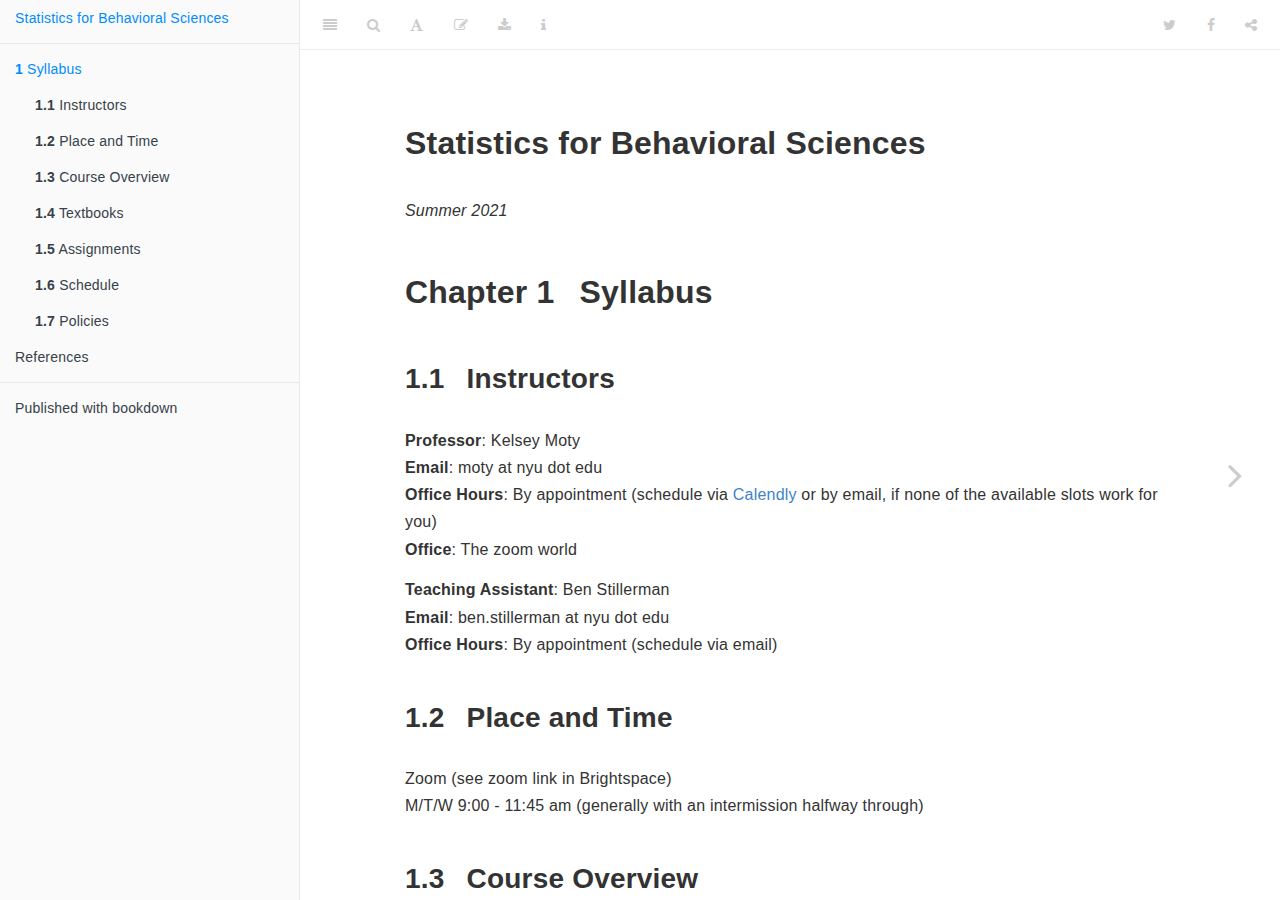
<file: docs/index.html>
<!DOCTYPE html>
<html lang="" xml:lang="">
<head>

  <meta charset="utf-8" />
  <meta http-equiv="X-UA-Compatible" content="IE=edge" />
  <title>Statistics for Behavioral Sciences</title>
  <meta name="description" content="This site is for the second summer session on Statistics for the Behavioral Sciences." />
  <meta name="generator" content="bookdown 0.22 and GitBook 2.6.7" />

  <meta property="og:title" content="Statistics for Behavioral Sciences" />
  <meta property="og:type" content="book" />
  
  
  <meta property="og:description" content="This site is for the second summer session on Statistics for the Behavioral Sciences." />
  <meta name="github-repo" content="kelseymoty/stats-for-psych" />

  <meta name="twitter:card" content="summary" />
  <meta name="twitter:title" content="Statistics for Behavioral Sciences" />
  
  <meta name="twitter:description" content="This site is for the second summer session on Statistics for the Behavioral Sciences." />
  




  <meta name="viewport" content="width=device-width, initial-scale=1" />
  <meta name="apple-mobile-web-app-capable" content="yes" />
  <meta name="apple-mobile-web-app-status-bar-style" content="black" />
  
  

<link rel="next" href="references.html"/>
<script src="libs/header-attrs-2.9/header-attrs.js"></script>
<script src="libs/jquery-2.2.3/jquery.min.js"></script>
<link href="libs/gitbook-2.6.7/css/style.css" rel="stylesheet" />
<link href="libs/gitbook-2.6.7/css/plugin-table.css" rel="stylesheet" />
<link href="libs/gitbook-2.6.7/css/plugin-bookdown.css" rel="stylesheet" />
<link href="libs/gitbook-2.6.7/css/plugin-highlight.css" rel="stylesheet" />
<link href="libs/gitbook-2.6.7/css/plugin-search.css" rel="stylesheet" />
<link href="libs/gitbook-2.6.7/css/plugin-fontsettings.css" rel="stylesheet" />
<link href="libs/gitbook-2.6.7/css/plugin-clipboard.css" rel="stylesheet" />









<script src="libs/accessible-code-block-0.0.1/empty-anchor.js"></script>
<link href="libs/anchor-sections-1.0.1/anchor-sections.css" rel="stylesheet" />
<script src="libs/anchor-sections-1.0.1/anchor-sections.js"></script>




<link rel="stylesheet" href="style.css" type="text/css" />
</head>

<body>



  <div class="book without-animation with-summary font-size-2 font-family-1" data-basepath=".">

    <div class="book-summary">
      <nav role="navigation">

<ul class="summary">
<li><a href="./">Statistics for Behavioral Sciences</a></li>

<li class="divider"></li>
<li class="chapter" data-level="1" data-path="index.html"><a href="index.html"><i class="fa fa-check"></i><b>1</b> Syllabus</a>
<ul>
<li class="chapter" data-level="1.1" data-path="index.html"><a href="index.html#instructors"><i class="fa fa-check"></i><b>1.1</b> Instructors</a></li>
<li class="chapter" data-level="1.2" data-path="index.html"><a href="index.html#place-and-time"><i class="fa fa-check"></i><b>1.2</b> Place and Time</a></li>
<li class="chapter" data-level="1.3" data-path="index.html"><a href="index.html#course-overview"><i class="fa fa-check"></i><b>1.3</b> Course Overview</a></li>
<li class="chapter" data-level="1.4" data-path="index.html"><a href="index.html#textbooks"><i class="fa fa-check"></i><b>1.4</b> Textbooks</a>
<ul>
<li class="chapter" data-level="1.4.1" data-path="index.html"><a href="index.html#statistical-software"><i class="fa fa-check"></i><b>1.4.1</b> Statistical Software</a></li>
</ul></li>
<li class="chapter" data-level="1.5" data-path="index.html"><a href="index.html#assignments"><i class="fa fa-check"></i><b>1.5</b> Assignments</a>
<ul>
<li class="chapter" data-level="1.5.1" data-path="index.html"><a href="index.html#exams-50-using-only-your-highest-exam-grade"><i class="fa fa-check"></i><b>1.5.1</b> Exams (50%, using only your highest exam grade)</a></li>
<li class="chapter" data-level="1.5.2" data-path="index.html"><a href="index.html#data-exploration-30-15-per-research-report"><i class="fa fa-check"></i><b>1.5.2</b> Data Exploration (30%, 15% per research report)</a></li>
<li class="chapter" data-level="1.5.3" data-path="index.html"><a href="index.html#participation-20"><i class="fa fa-check"></i><b>1.5.3</b> Participation (20%)</a></li>
<li class="chapter" data-level="1.5.4" data-path="index.html"><a href="index.html#extra-credit-research-participation-up-to-2"><i class="fa fa-check"></i><b>1.5.4</b> Extra Credit: Research Participation (up to 2%)</a></li>
<li class="chapter" data-level="1.5.5" data-path="index.html"><a href="index.html#grading"><i class="fa fa-check"></i><b>1.5.5</b> Grading</a></li>
</ul></li>
<li class="chapter" data-level="1.6" data-path="index.html"><a href="index.html#schedule"><i class="fa fa-check"></i><b>1.6</b> Schedule</a></li>
<li class="chapter" data-level="1.7" data-path="index.html"><a href="index.html#policies"><i class="fa fa-check"></i><b>1.7</b> Policies</a>
<ul>
<li class="chapter" data-level="1.7.1" data-path="index.html"><a href="index.html#attendance"><i class="fa fa-check"></i><b>1.7.1</b> Attendance</a></li>
<li class="chapter" data-level="1.7.2" data-path="index.html"><a href="index.html#honor-code-and-plagarism"><i class="fa fa-check"></i><b>1.7.2</b> Honor code and plagarism</a></li>
<li class="chapter" data-level="1.7.3" data-path="index.html"><a href="index.html#accomodation"><i class="fa fa-check"></i><b>1.7.3</b> Accomodation</a></li>
<li class="chapter" data-level="1.7.4" data-path="index.html"><a href="index.html#extra-help"><i class="fa fa-check"></i><b>1.7.4</b> Extra Help</a></li>
<li class="chapter" data-level="1.7.5" data-path="index.html"><a href="index.html#late-assignments"><i class="fa fa-check"></i><b>1.7.5</b> Late Assignments</a></li>
<li class="chapter" data-level="1.7.6" data-path="index.html"><a href="index.html#religious-observances"><i class="fa fa-check"></i><b>1.7.6</b> Religious observances</a></li>
<li class="chapter" data-level="1.7.7" data-path="index.html"><a href="index.html#pandemic-and-just-the-general-nature-of-life"><i class="fa fa-check"></i><b>1.7.7</b> Pandemic and just the general nature of life</a></li>
</ul></li>
</ul></li>
<li class="chapter" data-level="" data-path="references.html"><a href="references.html"><i class="fa fa-check"></i>References</a></li>
<li class="divider"></li>
<li><a href="https://github.com/rstudio/bookdown" target="blank">Published with bookdown</a></li>

</ul>

      </nav>
    </div>

    <div class="book-body">
      <div class="body-inner">
        <div class="book-header" role="navigation">
          <h1>
            <i class="fa fa-circle-o-notch fa-spin"></i><a href="./">Statistics for Behavioral Sciences</a>
          </h1>
        </div>

        <div class="page-wrapper" tabindex="-1" role="main">
          <div class="page-inner">

            <section class="normal" id="section-">
<div id="header">
<h1 class="title">Statistics for Behavioral Sciences</h1>
<p class="date" style="margin-top: 1.5em;"><em>Summer 2021</em></p>
</div>
<div id="syllabus" class="section level1" number="1">
<h1><span class="header-section-number">Chapter 1</span> Syllabus</h1>
<div id="instructors" class="section level2" number="1.1">
<h2><span class="header-section-number">1.1</span> Instructors</h2>
<p><strong>Professor</strong>: Kelsey Moty<br />
<strong>Email</strong>: moty at nyu dot edu<br />
<strong>Office Hours</strong>: By appointment (schedule via <a href="https://calendly.com/kelseymoty/stats-office-hours">Calendly</a> or by email, if none of the available slots work for you)<br />
<strong>Office</strong>: The zoom world</p>
<p><strong>Teaching Assistant</strong>: Ben Stillerman<br />
<strong>Email</strong>: ben.stillerman at nyu dot edu<br />
<strong>Office Hours</strong>: By appointment (schedule via email)</p>
</div>
<div id="place-and-time" class="section level2" number="1.2">
<h2><span class="header-section-number">1.2</span> Place and Time</h2>
<p>Zoom (see zoom link in Brightspace)<br />
M/T/W 9:00 - 11:45 am (generally with an intermission halfway through)</p>
</div>
<div id="course-overview" class="section level2" number="1.3">
<h2><span class="header-section-number">1.3</span> Course Overview</h2>
<p>The goal of this class is for you to become statistically literate. I think of this as driver’s ed for statistics. Most of you won’t end up being researchers or statisticians in the same way that most of you won’t end up being auto mechanics or engineers for GM. You still benefit from knowing what a car is and how to operate it. Similarly, you will benefit from knowing what statistics is and a little bit about how to use it. For those of you who do want to go on to use statistics professionally, this will give you a strong foundation.</p>
<p>By the end of the class, you will be able to:</p>
<ol style="list-style-type: decimal">
<li>Recognize different kinds of variables and data.</li>
<li>Understand most standard charts and graphs.</li>
<li>Read and understand statistical reports.</li>
<li>Conduct basic analyses of your own using statistical software.</li>
</ol>
</div>
<div id="textbooks" class="section level2" number="1.4">
<h2><span class="header-section-number">1.4</span> Textbooks</h2>
<p>We’re going to use a couple of different textbooks. All are optional but also free and useful, so I gotta suggest, take a look.</p>
<p>Cohen, B.H. (2013). Explaining Psychological Statistics (4th Ed). Wiley. — This textbook is freely available
through NYU. <a href="https://ebookcentral.proquest.com/lib/nyulibrary-ebooks/detail.action?docID=1563061">Click this link</a> &gt; then click “Download Book”. You’ll need to create a quick ProQuest account (name/email/pw) and download Adobe Digital Editions, which are both free.</p>
<p><a href="https://r4ds.had.co.nz/">R for Data Science</a> — It’s free! It’s online! It will teach you R! Good if you want to learn how to code or are interested in data science.</p>
<p><a href="https://learningstatisticswithr.com/">Learning Statistics with R</a> and <a href="https://learnstatswithjasp.com/">Learning Statistics with JASP</a> – Also free and online! They will teach you R and JASP! Extra points for the engaging way in which Danielle Navarro writes.</p>
<div id="statistical-software" class="section level3" number="1.4.1">
<h3><span class="header-section-number">1.4.1</span> Statistical Software</h3>
<p>Note that part of the class will be learning to use statistical software for data analysis. Specifically, R and JASP.</p>
<p>JASP is available for <a href="https://jasp-stats.org/download/">free download here</a>.</p>
<p>If you plan to use R, you will want to <a href="https://cran.r-project.org/">download R</a> as well as <a href="https://www.rstudio.com/products/rstudio/download/">RStudio</a>; both are free. Alternatively, you can make a <a href="https://www.rstudio.com/products/cloud/">free RStudio Cloud account</a> to get started with R. Using the cloud version ensures that everything has been properly installed and you’ll have no issues when trying to load packages.</p>
<p>We will be teaching these skills (using R and JASP) in the class. However, if you find that you need extra assistance (particularly in learning R / they don’t appear to have support for JASP), Bobst library provides software-specific tutorials as well as statistical consultants who are familiar with R. For more details, see <a href="https://guides.nyu.edu/c.php?g=277138&amp;p=1847146">their website</a>.</p>
</div>
</div>
<div id="assignments" class="section level2" number="1.5">
<h2><span class="header-section-number">1.5</span> Assignments</h2>
<div id="exams-50-using-only-your-highest-exam-grade" class="section level3" number="1.5.1">
<h3><span class="header-section-number">1.5.1</span> Exams (50%, using only your highest exam grade)</h3>
<p>Rather than multiple exams that cover different portions of the material, you will take a final exam at the end of every week. The exams will have <strong>nearly identical formats</strong>, differing only in the particulars. <strong>All exams are final exams</strong>, meaning they cover <strong>all of the material covered in the whole course</strong>. This means you will have a final exam at the end of Week 1, at the end of Week 2, at the end of Week 3, and so on…</p>
<p>Since these are all final exams, most of you probably won’t do very well on the first exam. But that’s ok, because:</p>
<p>Your exam grade will be <strong>entirely</strong> based on your <strong>best exam</strong>. Other exam grades will <strong>not contribute at all</strong>. If you get a 90% on the third final, it doesn’t matter how you did on the first two.</p>
<p>This format has some very specific benefits:</p>
<ul>
<li><strong>Low Anxiety:</strong> Students who are able to get a good grade on one of the early tests will be able to worry about things other than cramming for the next test.</li>
<li><strong>Safety Net</strong>: Each exam offers a new chance to set a minimum threshold for your grade. Once you get a 85 on one exam, you can rest easy that your grade won’t go any lower.</li>
<li><strong>Transparency</strong>: No more need for, “what will be on the test?” Once you have taken the first final, you will know (approximately) the format of all the other finals.</li>
<li><strong>Context</strong>: Seeing all the material at once will allow you to begin building a tapestry of ideas in your head. You will never be blindsided by new material you are expected to know. Once you’ve seen one final exam you will have a good sense of all of them. Being exposed to all the material early on will help you learn it later.</li>
<li><strong>Good Incentives</strong>: I want to reward you if you fully understand the material quickly. Students who succeed will be rewarded with more freedom. No one who has mastered the material should be forced to go through the motions. If you get a grade you’re happy with, you can choose to skip the rest of the exams with no downside.</li>
<li><strong>Feedback</strong>: You will be able to tell what skills you have mastered and which you need to work on. This will allow you to spend your study time wisely.</li>
</ul>
<p>Exams will be run through the survey software Qualtrics. You will have <strong>45 minutes to complete the exam</strong> after the survey has been opened, so please be sure to not start the exam until you are able to complete the whole exam. These exams are open note, but must be completed by yourself (no working on exams with other people!).</p>
</div>
<div id="data-exploration-30-15-per-research-report" class="section level3" number="1.5.2">
<h3><span class="header-section-number">1.5.2</span> Data Exploration (30%, 15% per research report)</h3>
<p>This is an opportunity for you to gain some experience conducting analyses on your own.</p>
<p>In a folder on the Classes website there are a number of text files and matching csv files (a spreadsheet filetype). Each text file describes a (hypothetical) scenario, and the matching .csv includes the related data.</p>
<p>For a research report, you pick a dataset and conduct the appropriate analyses on it with the statistical software of your choice (or by hand if you really want to, I guess). In this class, we will be covering how to use R and JASP, but you are free to use other software if you wish.</p>
<p>You will not be told exactly which test(s) to run. Instead, you will determine this for yourself based on the scenario in the text file. The end product should be a document in which you describe the analyses you conducted, report the test results, and draw reasonable conclusions.</p>
<p>The report has the following requirements:</p>
<ul>
<li>One page long. Longer submissions won’t be accepted. I want you to learn to be concise!</li>
<li>Twelve point font, 1.5-line spacing.</li>
<li>Report your statistical analyses in (approximately) APA format. We need to be able to understand it, but formatting isn’t the point of the assignment.</li>
<li>Some sort of graph or plot</li>
<li>Discuss, at least briefly, your conclusions: say what the test results mean for the (hypothetical) study. Also mention if you notice anything strange or have any concerns about the results.</li>
</ul>
<p>When you are done with a report, submit as a PDF on Brightspace to receive a grade.</p>
<p>You are required to do two of these research reports at some point during the class. You can do these two reports at any point during the class, but since you won’t be taught how to do most analyses until about halfway through, most of you will probably want to do these assignments during the second half of the course.</p>
<p>If you are not satisfied with your grade on one or both of your research reports, you may do a replacement research report on a new dataset. You can only do a replacement report once for each research report. We want you to be able to learn from your mistakes but also I don’t want you each doing 10 of these.</p>
<p>Essentially this means you can do up to four of these and your grade will be based on your best two. Obviously if you’re happy with your first two, you don’t need to do four. Please don’t complete more than 4, the extras won’t be graded.</p>
</div>
<div id="participation-20" class="section level3" number="1.5.3">
<h3><span class="header-section-number">1.5.3</span> Participation (20%)</h3>
<p>Measuring participation in an online class that doesn’t require attendance is a bit tricky, but I also hope that you will also be actively engaging with the material as it is presented.</p>
<p>The best way I can measure participation (at least in my opinion) given these constraints is having you submit a short reflection of what was discussed in lecture that day.</p>
<p><strong>What should these reflections be about?</strong> Really anything.</p>
<p>Maybe there’s a topic that wasn’t clear to you and would like some clarification on it. Maybe you found a connection between something we discussed today and something we addressed in a previous lecture. Maybe you found something interesting and want more details about it. Or maybe you want to provide some constructive feedback in how I presented something.</p>
<p>I’ll also ask a number of questions during lecture to encourage participation (and may provide some questions as prompts in the reflection submission box). You can write a response to one of these questions in your reflection if you can’t think of anything else.</p>
<p><strong>What should these reflections look like?</strong> Nothing too formal and nothing particularly long. I don’t want to put a specific minimum or maximum length because in the end, I see these reflections as an opportunity for myself to gauge where everyone is with the material (am I going too fast or too slow, etc.). A 2- to 4-sentence paragraph is generally an appropriate length. You won’t be graded on grammar (incomplete sentences are ok); as long as a I can easily figure out what you are talking about, you’re good.</p>
<p><strong>When are these due?</strong> Within 36 hours after the lecture ends, but I’d recommend submitting these immediately after you watched/attended lecture. I’m giving a little extra time for you to complete these for a couple of reasons:</p>
<ul>
<li>Some of you are watching these lectures after the fact, so I want there to be enough time for the lecture to load to Brightspace (Zoom can take a couple plus hours for this happen) and for you to watch the lecture</li>
<li>But also for those attending live, some students may need some time for lectures to consolidate in their minds before they’re able to reflect on what they learned. Hopefully this extra time gives students the time they need</li>
</ul>
<p><strong>How many of these do I have to do?</strong> One per lecture, but you can miss up to 2 and still get full credit. So you need to do 15 reflections for the 17 lectures.</p>
</div>
<div id="extra-credit-research-participation-up-to-2" class="section level3" number="1.5.4">
<h3><span class="header-section-number">1.5.4</span> Extra Credit: Research Participation (up to 2%)</h3>
<p>Many psychology studies are run at research universities and recruit undergraduates as participants. If you would like, you may participate in a research study for up to 2% extra credit on your final grade. You will earn 0.5% extra credit per half hour of research participation (i.e., 2 hours of participation for the full 2% extra credit).</p>
<p>You can sign up for research experiments on Sona (<a href="http://nyu-psych.sonasystems.com" class="uri">http://nyu-psych.sonasystems.com</a>), the psychology department’s online experiment management system. To start signing up for studies, first request a Sona account at <a href="http://nyu-psych.sonasystems.com" class="uri">http://nyu-psych.sonasystems.com</a>. Your login information will be sent to your NYU e-mail address within 24 hours. If you are under 18 years of age, please note that you will need a parent or guardian to sign a Parental Consent form prior to each study you complete.</p>
<p>Please read the <a href="https://as.nyu.edu/content/dam/nyu-as/psychology/documents/research/research-requirements/AdvancedStudentGuide_Rev2017.pdf">Advanced Psychology Student Guide</a> for more details and step-by-step instructions for creating a Sona account and signing up for research studies. If you are under 18 years of age, please note that you will need a parent or guardian to sign a Parental Consent form prior to each study you complete. Any questions/concerns about the research requirement or Sona should be directed to the Subject Pool Administrator, Brenda Woodford-Febres (<a href="mailto:brenda.woodford@nyu.edu" class="email">brenda.woodford@nyu.edu</a>).</p>
<p>The deadline for research participation is August 13th. If you are unable to participate in research participation and want another opportunity to earn this extra credit, please reach out by Monday, July 26th to coordinate an alternate assignment.</p>
</div>
<div id="grading" class="section level3" number="1.5.5">
<h3><span class="header-section-number">1.5.5</span> Grading</h3>
<p>It is each student’s responsibility to monitor their grades online and report any discrepancies to the grader within one week of the contested assignment. DO NOT wait until the end of the term to check your grade. The grading scale is as follows:</p>
<table>
<tbody>
<tr class="odd">
<td>A = 93 - 100</td>
<td>B = 83 - 86</td>
<td>C = 73 - 76</td>
<td>D = 63 - 66</td>
</tr>
<tr class="even">
<td>A- = 90 - 92</td>
<td>B- = 80 - 82</td>
<td>C- = 70 - 72</td>
<td>D- = 60 - 62</td>
</tr>
<tr class="odd">
<td>B+ = 87 - 89</td>
<td>C+ = 77 - 79</td>
<td>D+ = 67 - 69</td>
<td>F &lt; 60</td>
</tr>
</tbody>
</table>
<p>For questions about Exam or Participation grades, contact Kelsey. For questions about Research Report grades, contact Ben.</p>
</div>
</div>
<div id="schedule" class="section level2" number="1.6">
<h2><span class="header-section-number">1.6</span> Schedule</h2>
<p>This is the schedule for the semester. This page will be frequently updated based on how we progress (plus I’ll add links to extra readings and resources), and everything is subject to change. But this should give you a gist of the general topics that will be covered in this class.</p>
<p>If there is something in particular you would like covered in this class (that falls within the purview of an intro stats course) and you do not see it on the syllabus, please reach out to me.</p>
<table>
<colgroup>
<col width="10%" />
<col width="36%" />
<col width="33%" />
<col width="20%" />
</colgroup>
<thead>
<tr class="header">
<th><strong>Week 1</strong></th>
<th><strong>Part I</strong></th>
<th><strong>Part II</strong></th>
<th><strong>Readings (Optional)</strong></th>
</tr>
</thead>
<tbody>
<tr class="odd">
<td>July 6</td>
<td>Welcome</td>
<td>What is statistics?</td>
<td><a href="https://learningstatisticswithr.com/book/why-do-we-learn-statistics.html">Why do we learn stats?</a></td>
</tr>
<tr class="even">
<td>July 7</td>
<td>Intro to Data/Descriptive Stats</td>
<td>Intro to Inferential Stats</td>
<td></td>
</tr>
<tr class="odd">
<td><strong>Week 2</strong></td>
<td></td>
<td></td>
<td></td>
</tr>
<tr class="even">
<td>July 12</td>
<td>Finishing up intro to Inferential Stats</td>
<td>Data: Items &amp; Variables</td>
<td><a href="https://en.wikipedia.org/wiki/Wide_and_narrow_data">Long vs wide data</a></td>
</tr>
<tr class="odd">
<td>July 13</td>
<td>Data: Data Types</td>
<td>Intro to JASP</td>
<td><a href="https://learningstatisticswithr.com/book/studydesign.html#scales">Scales of measurement</a> / <a href="https://tomfaulkenberry.github.io/JASPbook/chapters/chapter3.pdf">Intro to JASP</a></td>
</tr>
<tr class="even">
<td>July 14</td>
<td>Data: Outliers</td>
<td>Intro to R</td>
<td><a href="https://scholarworks.umass.edu/cgi/viewcontent.cgi?article=1139&amp;context=pare">Outliers</a> / <a href="https://learningstatisticswithr.com/book/introR.html">Intro to R</a></td>
</tr>
<tr class="odd">
<td><strong>Week 3</strong></td>
<td></td>
<td></td>
<td></td>
</tr>
<tr class="even">
<td>July 19</td>
<td>Descriptives: Central Tendency &amp; Dispersion</td>
<td>Descriptives: Plots 1</td>
<td><a href="https://learningstatisticswithr.com/book/descriptives.html">Descriptive Statistics</a> / <a href="https://socvis.co/lookatdata.html#lookatdata">Why look at data?</a></td>
</tr>
<tr class="odd">
<td>July 20</td>
<td>Descriptives: Relation</td>
<td>Descriptives: Plots 2</td>
<td><a href="https://learningstatisticswithr.com/book/descriptives.html">Descriptives</a> / <a href="https://learningstatisticswithr.com/book/graphics.html">Plots</a></td>
</tr>
<tr class="even">
<td>July 22</td>
<td>Inferential: Samples &amp; Populations</td>
<td>Inferential: Tests Review</td>
<td><a href="https://learningstatisticswithr.com/lsr-0.6.pdf">Samples and populations: See Chap 10</a> / <a href="http://tidylsr.djnavarro.net/datavis.html">Plots</a></td>
</tr>
<tr class="odd">
<td><strong>Week 4</strong></td>
<td></td>
<td></td>
<td></td>
</tr>
<tr class="even">
<td>July 26</td>
<td>Inferential: <em>p</em>-values and NHST</td>
<td>Inferential: Power</td>
<td><a href="https://learningstatisticswithr.com/book/hypothesistesting.html">Hypothesis Testing</a> (You can ignore section 11.9) <a href="https://learningstatisticswithr.com/book/estimation.html#ci">Confidence Intervals</a> / <a href="https://www.crumplab.com/statistics/thinking-about-answering-questions-with-data.html">Power and Effect Size</a></td>
</tr>
<tr class="odd">
<td>July 27</td>
<td>Inferential: One Sample <em>t</em>-test</td>
<td>Inferential: One-way <span class="math inline">\(\chi^2\)</span></td>
<td><a href="https://learningstatisticswithr.com/book/ttest.html"><span class="math inline">\(t\)</span>-test</a> / <a href="https://learningstatisticswithr.com/book/chisquare.html"><span class="math inline">\(\chi^2\)</span> test</a></td>
</tr>
<tr class="even">
<td>July 28</td>
<td>Inferential: Two Sample <em>t</em>-test</td>
<td>Open Science</td>
<td><a href="https://learningstatisticswithr.com/book/ttest.html"><span class="math inline">\(t\)</span>-test</a> / See slides for more readings on Open Science</td>
</tr>
<tr class="odd">
<td><strong>Week 5</strong></td>
<td></td>
<td></td>
<td></td>
</tr>
<tr class="even">
<td>August 2</td>
<td>Inferential: Correlation</td>
<td>Inferential: Two-way <span class="math inline">\(\chi^2\)</span></td>
<td><a href="https://learningstatisticswithr.com/book/regression.html#corrhyp">Correlation</a> / <a href="https://learningstatisticswithr.com/book/chisquare.html"><span class="math inline">\(\chi^2\)</span> test</a></td>
</tr>
<tr class="odd">
<td>August 3</td>
<td>Inferential: Simple Regression</td>
<td>Inferential: One-way ANOVA</td>
<td><a href="https://learningstatisticswithr.com/book/regression.html">Regression</a> / <a href="https://learningstatisticswithr.com/book/anova.html">One-way ANOVA</a></td>
</tr>
<tr class="even">
<td>August 4</td>
<td>Inferential: Multiple Regression</td>
<td>Inferential: Two-way ANOVA</td>
<td><a href="https://learningstatisticswithr.com/book/regression.html">Regression</a> / <a href="https://learningstatisticswithr.com/book/anova2.html">Two-way ANOVA</a></td>
</tr>
<tr class="odd">
<td><strong>Week 6</strong></td>
<td></td>
<td></td>
<td></td>
</tr>
<tr class="even">
<td>August 9</td>
<td>Inferential: <em>t</em>-tests under the hood</td>
<td>Inferential: Correlation under the hood</td>
<td>See relevant readings from previous weeks</td>
</tr>
<tr class="odd">
<td>August 10</td>
<td>Inferential: <span class="math inline">\(\chi^2\)</span> under the hood</td>
<td>Inferential: Regression under the hood</td>
<td></td>
</tr>
<tr class="even">
<td>August 11</td>
<td>Inferential: ANOVA under the hood</td>
<td>Advanced Topics / Review / Flex Day</td>
<td></td>
</tr>
</tbody>
</table>
</div>
<div id="policies" class="section level2" number="1.7">
<h2><span class="header-section-number">1.7</span> Policies</h2>
<div id="attendance" class="section level3" number="1.7.1">
<h3><span class="header-section-number">1.7.1</span> Attendance</h3>
<p>Attendance is not required, but highly encouraged. We only meet for 6 weeks (a total of 17 classes), and classes build cumulatively off each other. If you are unable to attend class, all lectures will be recorded and made available on NYU Brightspace.</p>
</div>
<div id="honor-code-and-plagarism" class="section level3" number="1.7.2">
<h3><span class="header-section-number">1.7.2</span> Honor code and plagarism</h3>
<p>No form of academic dishonesty will be tolerated. Suspicions of academic dishonesty during exams or on writing assignments will be reported to and adjudicated by the Associate Dean for Students. If a case of academic dishonesty is confirmed, it will result in a penalty that is at least as severe as receiving a 0 on the assignment or quiz. Academic dishonesty includes all forms of plagiarism. Plagiarism includes (but is not limited to): copying or paraphrasing from someone else’s work (another student, an online source, or a journal article), turning in someone else’s work as your own, or presenting someone else’s ideas (a student, online source, or scholar) as your own.</p>
<p>Most importantly, cheating only really serves to cheat yourself out of a learning opportunity. There are many opportunities to make up for a less-than-ideal grade, so don’t let the possibility of a bad grade tempt you to cheat.</p>
<p>We will do our best to make clear the line between academic dishonesty and collaborative learning. But if you have any questions about where this line is, it is your responsibility to ask the instructor.</p>
</div>
<div id="accomodation" class="section level3" number="1.7.3">
<h3><span class="header-section-number">1.7.3</span> Accomodation</h3>
<p>Any student requesting academic accommodations needs to notify the instructor before the third day of class. All discussions will remain confidential. Students with disabilities should also contact Disability Support Services in the <a href="https://www.nyu.edu/students/communities-and-groups/student-accessibility.html">Moses Center for Students with Disabilities</a>.</p>
</div>
<div id="extra-help" class="section level3" number="1.7.4">
<h3><span class="header-section-number">1.7.4</span> Extra Help</h3>
<p>If you start to struggle at any time during this course, please let us know as early as possible. We are happy to help and make accommodations (especially given the extraordinary circumstances!) but it’s a lot easier to do so early on than it is to change things after the fact. If you come to us at the end of the class there may be very little we can do.</p>
<p>The <a href="https://www.nyu.edu/students/academic-services/undergraduate-advisement/academic-resource-center/tutoring-and-learning.html">University Learning Center</a> has free peer tutoring and will be holding drop-in peer tutoring hours this summer, including weekly group session in support of statistics. Please see their website for their schedule.</p>
</div>
<div id="late-assignments" class="section level3" number="1.7.5">
<h3><span class="header-section-number">1.7.5</span> Late Assignments</h3>
<p>Due to the condensed nature of this course, late assignments cannot be accepted. However, the nature of the grading for this course provides many opportunities to make up for missed assignments. You can miss up to 2 reflection ‘papers’ and still receive full credit for participation. Similarly, only your highest final exam will count toward your grade.</p>
<p>If you are unable to make an assignment deadline, please reach out to us before the assignment is due. However, if you are in the hospital with a serious illness, it’s okay to reach out after the deadline when you feel a bit better (yes, this has happened, and I promise you your health and well-being is more important than this class).</p>
</div>
<div id="religious-observances" class="section level3" number="1.7.6">
<h3><span class="header-section-number">1.7.6</span> Religious observances</h3>
<p>Some students may wish to take part in religious observances that occur during this academic term. If you have a religious observance which conflicts with your participation in the course, please meet with me by the end of the second week of the term to discuss appropriate accommodations.</p>
</div>
<div id="pandemic-and-just-the-general-nature-of-life" class="section level3" number="1.7.7">
<h3><span class="header-section-number">1.7.7</span> Pandemic and just the general nature of life</h3>
<p>We are all going through difficult times during the pandemic. These include changes in our normal ways of doing things, living arrangements, family responsibilities, concerns about health and wellbeing, etc… None of us is really OK all the time. If you tell me you’re having trouble, I will not judge you or think less of you but will work with you to come up with a pathway forward. I hope you can extend me and the TA the same grace. You never owe me personal information about your health. You are always welcome to talk to me about things that you are going through. If I can’t help you I might be able to direct you to someone who can. If you need extra help or need to miss a class or need more time please just ask. I will try to work with you.</p>

</div>
</div>
</div>
            </section>

          </div>
        </div>
      </div>

<a href="references.html" class="navigation navigation-next navigation-unique" aria-label="Next page"><i class="fa fa-angle-right"></i></a>
    </div>
  </div>
<script src="libs/gitbook-2.6.7/js/app.min.js"></script>
<script src="libs/gitbook-2.6.7/js/lunr.js"></script>
<script src="libs/gitbook-2.6.7/js/clipboard.min.js"></script>
<script src="libs/gitbook-2.6.7/js/plugin-search.js"></script>
<script src="libs/gitbook-2.6.7/js/plugin-sharing.js"></script>
<script src="libs/gitbook-2.6.7/js/plugin-fontsettings.js"></script>
<script src="libs/gitbook-2.6.7/js/plugin-bookdown.js"></script>
<script src="libs/gitbook-2.6.7/js/jquery.highlight.js"></script>
<script src="libs/gitbook-2.6.7/js/plugin-clipboard.js"></script>
<script>
gitbook.require(["gitbook"], function(gitbook) {
gitbook.start({
"sharing": {
"github": false,
"facebook": true,
"twitter": true,
"linkedin": false,
"weibo": false,
"instapaper": false,
"vk": false,
"whatsapp": false,
"all": ["facebook", "twitter", "linkedin", "weibo", "instapaper"]
},
"fontsettings": {
"theme": "white",
"family": "sans",
"size": 2
},
"edit": {
"link": "https://github.com/rstudio/bookdown-demo/edit/master/index.Rmd",
"text": "Edit"
},
"history": {
"link": null,
"text": null
},
"view": {
"link": null,
"text": null
},
"download": ["stats-for-psych.pdf", "stats-for-psych.epub"],
"toc": {
"collapse": "subsection"
}
});
});
</script>

<!-- dynamically load mathjax for compatibility with self-contained -->
<script>
  (function () {
    var script = document.createElement("script");
    script.type = "text/javascript";
    var src = "true";
    if (src === "" || src === "true") src = "https://mathjax.rstudio.com/latest/MathJax.js?config=TeX-MML-AM_CHTML";
    if (location.protocol !== "file:")
      if (/^https?:/.test(src))
        src = src.replace(/^https?:/, '');
    script.src = src;
    document.getElementsByTagName("head")[0].appendChild(script);
  })();
</script>
</body>

</html>
</file>
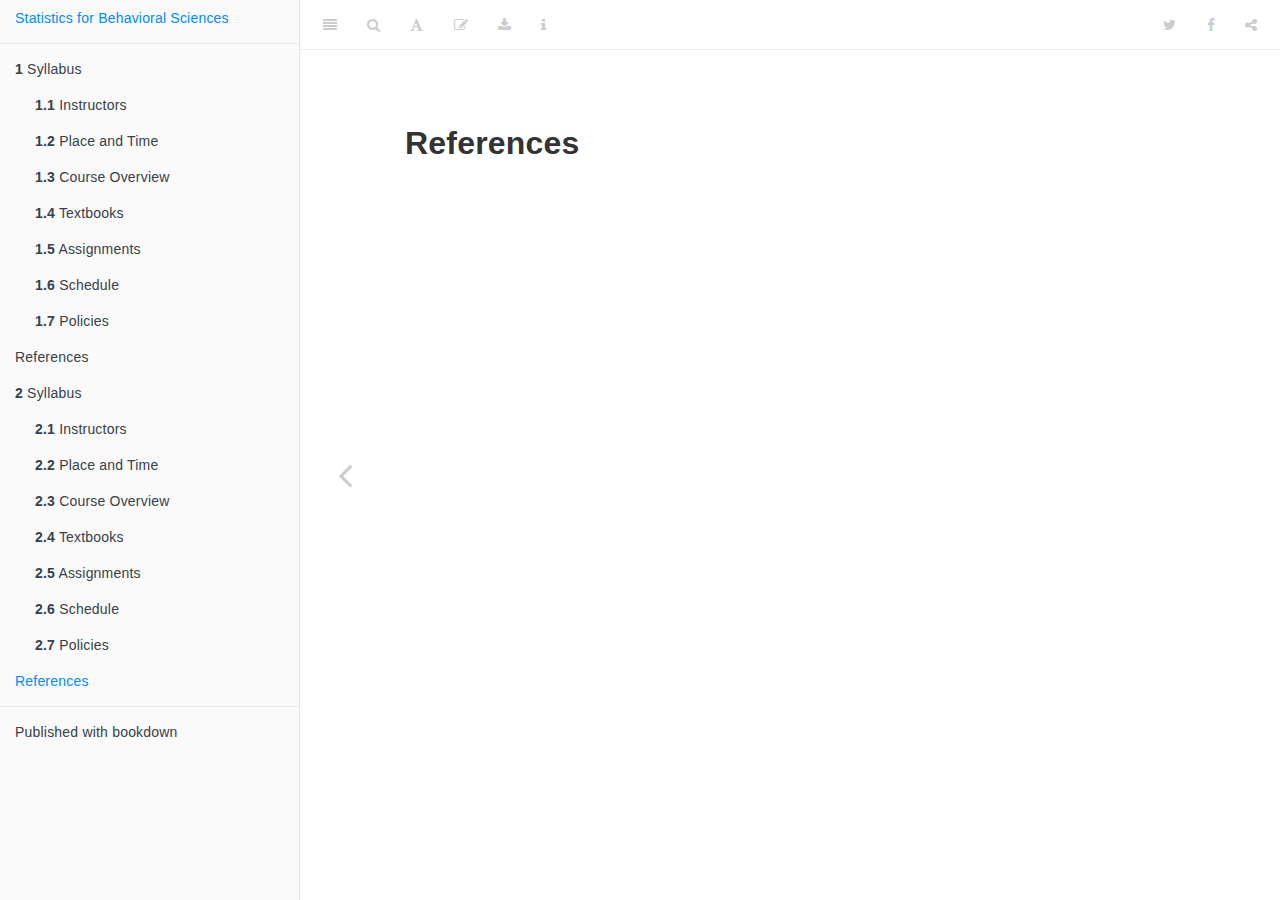
<file: docs/references-1.html>
<!DOCTYPE html>
<html lang="" xml:lang="">
<head>

  <meta charset="utf-8" />
  <meta http-equiv="X-UA-Compatible" content="IE=edge" />
  <title>References | Statistics for Behavioral Sciences</title>
  <meta name="description" content="This site is for the second summer session on Statistics for the Behavioral Sciences." />
  <meta name="generator" content="bookdown 0.22 and GitBook 2.6.7" />

  <meta property="og:title" content="References | Statistics for Behavioral Sciences" />
  <meta property="og:type" content="book" />
  
  
  <meta property="og:description" content="This site is for the second summer session on Statistics for the Behavioral Sciences." />
  <meta name="github-repo" content="kelseymoty/stats-for-psych" />

  <meta name="twitter:card" content="summary" />
  <meta name="twitter:title" content="References | Statistics for Behavioral Sciences" />
  
  <meta name="twitter:description" content="This site is for the second summer session on Statistics for the Behavioral Sciences." />
  




  <meta name="viewport" content="width=device-width, initial-scale=1" />
  <meta name="apple-mobile-web-app-capable" content="yes" />
  <meta name="apple-mobile-web-app-status-bar-style" content="black" />
  
  
<link rel="prev" href="syllabus-1.html"/>

<script src="libs/header-attrs-2.9/header-attrs.js"></script>
<script src="libs/jquery-2.2.3/jquery.min.js"></script>
<link href="libs/gitbook-2.6.7/css/style.css" rel="stylesheet" />
<link href="libs/gitbook-2.6.7/css/plugin-table.css" rel="stylesheet" />
<link href="libs/gitbook-2.6.7/css/plugin-bookdown.css" rel="stylesheet" />
<link href="libs/gitbook-2.6.7/css/plugin-highlight.css" rel="stylesheet" />
<link href="libs/gitbook-2.6.7/css/plugin-search.css" rel="stylesheet" />
<link href="libs/gitbook-2.6.7/css/plugin-fontsettings.css" rel="stylesheet" />
<link href="libs/gitbook-2.6.7/css/plugin-clipboard.css" rel="stylesheet" />









<script src="libs/accessible-code-block-0.0.1/empty-anchor.js"></script>
<link href="libs/anchor-sections-1.0.1/anchor-sections.css" rel="stylesheet" />
<script src="libs/anchor-sections-1.0.1/anchor-sections.js"></script>




<link rel="stylesheet" href="style.css" type="text/css" />
</head>

<body>



  <div class="book without-animation with-summary font-size-2 font-family-1" data-basepath=".">

    <div class="book-summary">
      <nav role="navigation">

<ul class="summary">
<li><a href="./">Statistics for Behavioral Sciences</a></li>

<li class="divider"></li>
<li class="chapter" data-level="1" data-path="index.html"><a href="index.html"><i class="fa fa-check"></i><b>1</b> Syllabus</a>
<ul>
<li class="chapter" data-level="1.1" data-path="index.html"><a href="index.html#instructors"><i class="fa fa-check"></i><b>1.1</b> Instructors</a></li>
<li class="chapter" data-level="1.2" data-path="index.html"><a href="index.html#place-and-time"><i class="fa fa-check"></i><b>1.2</b> Place and Time</a></li>
<li class="chapter" data-level="1.3" data-path="index.html"><a href="index.html#course-overview"><i class="fa fa-check"></i><b>1.3</b> Course Overview</a></li>
<li class="chapter" data-level="1.4" data-path="index.html"><a href="index.html#textbooks"><i class="fa fa-check"></i><b>1.4</b> Textbooks</a>
<ul>
<li class="chapter" data-level="1.4.1" data-path="index.html"><a href="index.html#statistical-software"><i class="fa fa-check"></i><b>1.4.1</b> Statistical Software</a></li>
</ul></li>
<li class="chapter" data-level="1.5" data-path="index.html"><a href="index.html#assignments"><i class="fa fa-check"></i><b>1.5</b> Assignments</a>
<ul>
<li class="chapter" data-level="1.5.1" data-path="index.html"><a href="index.html#exams-50-using-only-your-highest-exam-grade"><i class="fa fa-check"></i><b>1.5.1</b> Exams (50%, using only your highest exam grade)</a></li>
<li class="chapter" data-level="1.5.2" data-path="index.html"><a href="index.html#data-exploration-30-15-per-research-report"><i class="fa fa-check"></i><b>1.5.2</b> Data Exploration (30%, 15% per research report)</a></li>
<li class="chapter" data-level="1.5.3" data-path="index.html"><a href="index.html#participation-20"><i class="fa fa-check"></i><b>1.5.3</b> Participation (20%)</a></li>
<li class="chapter" data-level="1.5.4" data-path="index.html"><a href="index.html#extra-credit-research-participation-up-to-2"><i class="fa fa-check"></i><b>1.5.4</b> Extra Credit: Research Participation (up to 2%)</a></li>
<li class="chapter" data-level="1.5.5" data-path="index.html"><a href="index.html#grading"><i class="fa fa-check"></i><b>1.5.5</b> Grading</a></li>
</ul></li>
<li class="chapter" data-level="1.6" data-path="index.html"><a href="index.html#schedule"><i class="fa fa-check"></i><b>1.6</b> Schedule</a></li>
<li class="chapter" data-level="1.7" data-path="index.html"><a href="index.html#policies"><i class="fa fa-check"></i><b>1.7</b> Policies</a>
<ul>
<li class="chapter" data-level="1.7.1" data-path="index.html"><a href="index.html#attendance"><i class="fa fa-check"></i><b>1.7.1</b> Attendance</a></li>
<li class="chapter" data-level="1.7.2" data-path="index.html"><a href="index.html#honor-code-and-plagarism"><i class="fa fa-check"></i><b>1.7.2</b> Honor code and plagarism</a></li>
<li class="chapter" data-level="1.7.3" data-path="index.html"><a href="index.html#accomodation"><i class="fa fa-check"></i><b>1.7.3</b> Accomodation</a></li>
<li class="chapter" data-level="1.7.4" data-path="index.html"><a href="index.html#extra-help"><i class="fa fa-check"></i><b>1.7.4</b> Extra Help</a></li>
<li class="chapter" data-level="1.7.5" data-path="index.html"><a href="index.html#late-assignments"><i class="fa fa-check"></i><b>1.7.5</b> Late Assignments</a></li>
<li class="chapter" data-level="1.7.6" data-path="index.html"><a href="index.html#religious-observances"><i class="fa fa-check"></i><b>1.7.6</b> Religious observances</a></li>
<li class="chapter" data-level="1.7.7" data-path="index.html"><a href="index.html#pandemic-and-just-the-general-nature-of-life"><i class="fa fa-check"></i><b>1.7.7</b> Pandemic and just the general nature of life</a></li>
</ul></li>
</ul></li>
<li class="chapter" data-level="" data-path="references.html"><a href="references.html"><i class="fa fa-check"></i>References</a></li>
<li class="chapter" data-level="2" data-path="syllabus-1.html"><a href="syllabus-1.html"><i class="fa fa-check"></i><b>2</b> Syllabus</a>
<ul>
<li class="chapter" data-level="2.1" data-path="syllabus-1.html"><a href="syllabus-1.html#instructors-1"><i class="fa fa-check"></i><b>2.1</b> Instructors</a></li>
<li class="chapter" data-level="2.2" data-path="syllabus-1.html"><a href="syllabus-1.html#place-and-time-1"><i class="fa fa-check"></i><b>2.2</b> Place and Time</a></li>
<li class="chapter" data-level="2.3" data-path="syllabus-1.html"><a href="syllabus-1.html#course-overview-1"><i class="fa fa-check"></i><b>2.3</b> Course Overview</a></li>
<li class="chapter" data-level="2.4" data-path="syllabus-1.html"><a href="syllabus-1.html#textbooks-1"><i class="fa fa-check"></i><b>2.4</b> Textbooks</a>
<ul>
<li class="chapter" data-level="2.4.1" data-path="syllabus-1.html"><a href="syllabus-1.html#statistical-software-1"><i class="fa fa-check"></i><b>2.4.1</b> Statistical Software</a></li>
</ul></li>
<li class="chapter" data-level="2.5" data-path="syllabus-1.html"><a href="syllabus-1.html#assignments-1"><i class="fa fa-check"></i><b>2.5</b> Assignments</a>
<ul>
<li class="chapter" data-level="2.5.1" data-path="syllabus-1.html"><a href="syllabus-1.html#exams-50-using-only-your-highest-exam-grade-1"><i class="fa fa-check"></i><b>2.5.1</b> Exams (50%, using only your highest exam grade)</a></li>
<li class="chapter" data-level="2.5.2" data-path="syllabus-1.html"><a href="syllabus-1.html#data-exploration-30-15-per-research-report-1"><i class="fa fa-check"></i><b>2.5.2</b> Data Exploration (30%, 15% per research report)</a></li>
<li class="chapter" data-level="2.5.3" data-path="syllabus-1.html"><a href="syllabus-1.html#participation-20-1"><i class="fa fa-check"></i><b>2.5.3</b> Participation (20%)</a></li>
<li class="chapter" data-level="2.5.4" data-path="syllabus-1.html"><a href="syllabus-1.html#extra-credit-research-participation-up-to-2-1"><i class="fa fa-check"></i><b>2.5.4</b> Extra Credit: Research Participation (up to 2%)</a></li>
<li class="chapter" data-level="2.5.5" data-path="syllabus-1.html"><a href="syllabus-1.html#grading-1"><i class="fa fa-check"></i><b>2.5.5</b> Grading</a></li>
</ul></li>
<li class="chapter" data-level="2.6" data-path="syllabus-1.html"><a href="syllabus-1.html#schedule-1"><i class="fa fa-check"></i><b>2.6</b> Schedule</a></li>
<li class="chapter" data-level="2.7" data-path="syllabus-1.html"><a href="syllabus-1.html#policies-1"><i class="fa fa-check"></i><b>2.7</b> Policies</a>
<ul>
<li class="chapter" data-level="2.7.1" data-path="syllabus-1.html"><a href="syllabus-1.html#attendance-1"><i class="fa fa-check"></i><b>2.7.1</b> Attendance</a></li>
<li class="chapter" data-level="2.7.2" data-path="syllabus-1.html"><a href="syllabus-1.html#honor-code-and-plagarism-1"><i class="fa fa-check"></i><b>2.7.2</b> Honor code and plagarism</a></li>
<li class="chapter" data-level="2.7.3" data-path="syllabus-1.html"><a href="syllabus-1.html#accomodation-1"><i class="fa fa-check"></i><b>2.7.3</b> Accomodation</a></li>
<li class="chapter" data-level="2.7.4" data-path="syllabus-1.html"><a href="syllabus-1.html#extra-help-1"><i class="fa fa-check"></i><b>2.7.4</b> Extra Help</a></li>
<li class="chapter" data-level="2.7.5" data-path="syllabus-1.html"><a href="syllabus-1.html#late-assignments-1"><i class="fa fa-check"></i><b>2.7.5</b> Late Assignments</a></li>
<li class="chapter" data-level="2.7.6" data-path="syllabus-1.html"><a href="syllabus-1.html#religious-observances-1"><i class="fa fa-check"></i><b>2.7.6</b> Religious observances</a></li>
<li class="chapter" data-level="2.7.7" data-path="syllabus-1.html"><a href="syllabus-1.html#pandemic-and-just-the-general-nature-of-life-1"><i class="fa fa-check"></i><b>2.7.7</b> Pandemic and just the general nature of life</a></li>
</ul></li>
</ul></li>
<li class="chapter" data-level="" data-path="references-1.html"><a href="references-1.html"><i class="fa fa-check"></i>References</a></li>
<li class="divider"></li>
<li><a href="https://github.com/rstudio/bookdown" target="blank">Published with bookdown</a></li>

</ul>

      </nav>
    </div>

    <div class="book-body">
      <div class="body-inner">
        <div class="book-header" role="navigation">
          <h1>
            <i class="fa fa-circle-o-notch fa-spin"></i><a href="./">Statistics for Behavioral Sciences</a>
          </h1>
        </div>

        <div class="page-wrapper" tabindex="-1" role="main">
          <div class="page-inner">

            <section class="normal" id="section-">
<div id="references-1" class="section level1 unnumbered" number="">
<h1>References</h1>


</div>
            </section>

          </div>
        </div>
      </div>
<a href="syllabus-1.html" class="navigation navigation-prev navigation-unique" aria-label="Previous page"><i class="fa fa-angle-left"></i></a>

    </div>
  </div>
<script src="libs/gitbook-2.6.7/js/app.min.js"></script>
<script src="libs/gitbook-2.6.7/js/lunr.js"></script>
<script src="libs/gitbook-2.6.7/js/clipboard.min.js"></script>
<script src="libs/gitbook-2.6.7/js/plugin-search.js"></script>
<script src="libs/gitbook-2.6.7/js/plugin-sharing.js"></script>
<script src="libs/gitbook-2.6.7/js/plugin-fontsettings.js"></script>
<script src="libs/gitbook-2.6.7/js/plugin-bookdown.js"></script>
<script src="libs/gitbook-2.6.7/js/jquery.highlight.js"></script>
<script src="libs/gitbook-2.6.7/js/plugin-clipboard.js"></script>
<script>
gitbook.require(["gitbook"], function(gitbook) {
gitbook.start({
"sharing": {
"github": false,
"facebook": true,
"twitter": true,
"linkedin": false,
"weibo": false,
"instapaper": false,
"vk": false,
"whatsapp": false,
"all": ["facebook", "twitter", "linkedin", "weibo", "instapaper"]
},
"fontsettings": {
"theme": "white",
"family": "sans",
"size": 2
},
"edit": {
"link": "https://github.com/rstudio/bookdown-demo/edit/master/06-references.Rmd",
"text": "Edit"
},
"history": {
"link": null,
"text": null
},
"view": {
"link": null,
"text": null
},
"download": ["stats-for-psych.pdf", "stats-for-psych.epub"],
"toc": {
"collapse": "subsection"
}
});
});
</script>

<!-- dynamically load mathjax for compatibility with self-contained -->
<script>
  (function () {
    var script = document.createElement("script");
    script.type = "text/javascript";
    var src = "true";
    if (src === "" || src === "true") src = "https://mathjax.rstudio.com/latest/MathJax.js?config=TeX-MML-AM_CHTML";
    if (location.protocol !== "file:")
      if (/^https?:/.test(src))
        src = src.replace(/^https?:/, '');
    script.src = src;
    document.getElementsByTagName("head")[0].appendChild(script);
  })();
</script>
</body>

</html>
</file>
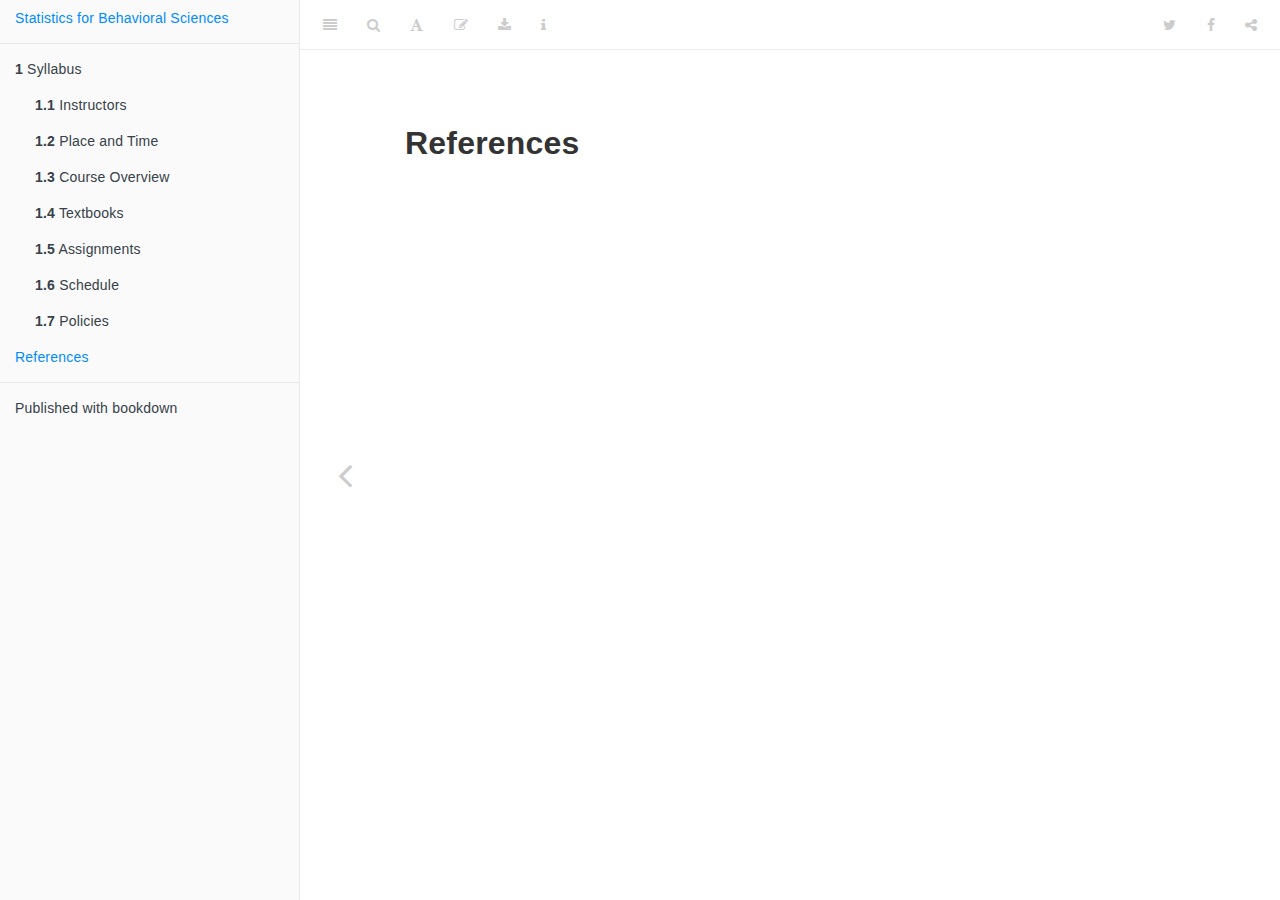
<file: docs/references.html>
<!DOCTYPE html>
<html lang="" xml:lang="">
<head>

  <meta charset="utf-8" />
  <meta http-equiv="X-UA-Compatible" content="IE=edge" />
  <title>References | Statistics for Behavioral Sciences</title>
  <meta name="description" content="This site is for the second summer session on Statistics for the Behavioral Sciences." />
  <meta name="generator" content="bookdown 0.22 and GitBook 2.6.7" />

  <meta property="og:title" content="References | Statistics for Behavioral Sciences" />
  <meta property="og:type" content="book" />
  
  
  <meta property="og:description" content="This site is for the second summer session on Statistics for the Behavioral Sciences." />
  <meta name="github-repo" content="kelseymoty/stats-for-psych" />

  <meta name="twitter:card" content="summary" />
  <meta name="twitter:title" content="References | Statistics for Behavioral Sciences" />
  
  <meta name="twitter:description" content="This site is for the second summer session on Statistics for the Behavioral Sciences." />
  




  <meta name="viewport" content="width=device-width, initial-scale=1" />
  <meta name="apple-mobile-web-app-capable" content="yes" />
  <meta name="apple-mobile-web-app-status-bar-style" content="black" />
  
  
<link rel="prev" href="index.html"/>

<script src="libs/header-attrs-2.9/header-attrs.js"></script>
<script src="libs/jquery-2.2.3/jquery.min.js"></script>
<link href="libs/gitbook-2.6.7/css/style.css" rel="stylesheet" />
<link href="libs/gitbook-2.6.7/css/plugin-table.css" rel="stylesheet" />
<link href="libs/gitbook-2.6.7/css/plugin-bookdown.css" rel="stylesheet" />
<link href="libs/gitbook-2.6.7/css/plugin-highlight.css" rel="stylesheet" />
<link href="libs/gitbook-2.6.7/css/plugin-search.css" rel="stylesheet" />
<link href="libs/gitbook-2.6.7/css/plugin-fontsettings.css" rel="stylesheet" />
<link href="libs/gitbook-2.6.7/css/plugin-clipboard.css" rel="stylesheet" />









<script src="libs/accessible-code-block-0.0.1/empty-anchor.js"></script>
<link href="libs/anchor-sections-1.0.1/anchor-sections.css" rel="stylesheet" />
<script src="libs/anchor-sections-1.0.1/anchor-sections.js"></script>




<link rel="stylesheet" href="style.css" type="text/css" />
</head>

<body>



  <div class="book without-animation with-summary font-size-2 font-family-1" data-basepath=".">

    <div class="book-summary">
      <nav role="navigation">

<ul class="summary">
<li><a href="./">Statistics for Behavioral Sciences</a></li>

<li class="divider"></li>
<li class="chapter" data-level="1" data-path="index.html"><a href="index.html"><i class="fa fa-check"></i><b>1</b> Syllabus</a>
<ul>
<li class="chapter" data-level="1.1" data-path="index.html"><a href="index.html#instructors"><i class="fa fa-check"></i><b>1.1</b> Instructors</a></li>
<li class="chapter" data-level="1.2" data-path="index.html"><a href="index.html#place-and-time"><i class="fa fa-check"></i><b>1.2</b> Place and Time</a></li>
<li class="chapter" data-level="1.3" data-path="index.html"><a href="index.html#course-overview"><i class="fa fa-check"></i><b>1.3</b> Course Overview</a></li>
<li class="chapter" data-level="1.4" data-path="index.html"><a href="index.html#textbooks"><i class="fa fa-check"></i><b>1.4</b> Textbooks</a>
<ul>
<li class="chapter" data-level="1.4.1" data-path="index.html"><a href="index.html#statistical-software"><i class="fa fa-check"></i><b>1.4.1</b> Statistical Software</a></li>
</ul></li>
<li class="chapter" data-level="1.5" data-path="index.html"><a href="index.html#assignments"><i class="fa fa-check"></i><b>1.5</b> Assignments</a>
<ul>
<li class="chapter" data-level="1.5.1" data-path="index.html"><a href="index.html#exams-50-using-only-your-highest-exam-grade"><i class="fa fa-check"></i><b>1.5.1</b> Exams (50%, using only your highest exam grade)</a></li>
<li class="chapter" data-level="1.5.2" data-path="index.html"><a href="index.html#data-exploration-30-15-per-research-report"><i class="fa fa-check"></i><b>1.5.2</b> Data Exploration (30%, 15% per research report)</a></li>
<li class="chapter" data-level="1.5.3" data-path="index.html"><a href="index.html#participation-20"><i class="fa fa-check"></i><b>1.5.3</b> Participation (20%)</a></li>
<li class="chapter" data-level="1.5.4" data-path="index.html"><a href="index.html#extra-credit-research-participation-up-to-2"><i class="fa fa-check"></i><b>1.5.4</b> Extra Credit: Research Participation (up to 2%)</a></li>
<li class="chapter" data-level="1.5.5" data-path="index.html"><a href="index.html#grading"><i class="fa fa-check"></i><b>1.5.5</b> Grading</a></li>
</ul></li>
<li class="chapter" data-level="1.6" data-path="index.html"><a href="index.html#schedule"><i class="fa fa-check"></i><b>1.6</b> Schedule</a></li>
<li class="chapter" data-level="1.7" data-path="index.html"><a href="index.html#policies"><i class="fa fa-check"></i><b>1.7</b> Policies</a>
<ul>
<li class="chapter" data-level="1.7.1" data-path="index.html"><a href="index.html#attendance"><i class="fa fa-check"></i><b>1.7.1</b> Attendance</a></li>
<li class="chapter" data-level="1.7.2" data-path="index.html"><a href="index.html#honor-code-and-plagarism"><i class="fa fa-check"></i><b>1.7.2</b> Honor code and plagarism</a></li>
<li class="chapter" data-level="1.7.3" data-path="index.html"><a href="index.html#accomodation"><i class="fa fa-check"></i><b>1.7.3</b> Accomodation</a></li>
<li class="chapter" data-level="1.7.4" data-path="index.html"><a href="index.html#extra-help"><i class="fa fa-check"></i><b>1.7.4</b> Extra Help</a></li>
<li class="chapter" data-level="1.7.5" data-path="index.html"><a href="index.html#late-assignments"><i class="fa fa-check"></i><b>1.7.5</b> Late Assignments</a></li>
<li class="chapter" data-level="1.7.6" data-path="index.html"><a href="index.html#religious-observances"><i class="fa fa-check"></i><b>1.7.6</b> Religious observances</a></li>
<li class="chapter" data-level="1.7.7" data-path="index.html"><a href="index.html#pandemic-and-just-the-general-nature-of-life"><i class="fa fa-check"></i><b>1.7.7</b> Pandemic and just the general nature of life</a></li>
</ul></li>
</ul></li>
<li class="chapter" data-level="" data-path="references.html"><a href="references.html"><i class="fa fa-check"></i>References</a></li>
<li class="divider"></li>
<li><a href="https://github.com/rstudio/bookdown" target="blank">Published with bookdown</a></li>

</ul>

      </nav>
    </div>

    <div class="book-body">
      <div class="body-inner">
        <div class="book-header" role="navigation">
          <h1>
            <i class="fa fa-circle-o-notch fa-spin"></i><a href="./">Statistics for Behavioral Sciences</a>
          </h1>
        </div>

        <div class="page-wrapper" tabindex="-1" role="main">
          <div class="page-inner">

            <section class="normal" id="section-">
<div id="references" class="section level1 unnumbered" number="">
<h1>References</h1>

</div>
            </section>

          </div>
        </div>
      </div>
<a href="index.html" class="navigation navigation-prev navigation-unique" aria-label="Previous page"><i class="fa fa-angle-left"></i></a>

    </div>
  </div>
<script src="libs/gitbook-2.6.7/js/app.min.js"></script>
<script src="libs/gitbook-2.6.7/js/lunr.js"></script>
<script src="libs/gitbook-2.6.7/js/clipboard.min.js"></script>
<script src="libs/gitbook-2.6.7/js/plugin-search.js"></script>
<script src="libs/gitbook-2.6.7/js/plugin-sharing.js"></script>
<script src="libs/gitbook-2.6.7/js/plugin-fontsettings.js"></script>
<script src="libs/gitbook-2.6.7/js/plugin-bookdown.js"></script>
<script src="libs/gitbook-2.6.7/js/jquery.highlight.js"></script>
<script src="libs/gitbook-2.6.7/js/plugin-clipboard.js"></script>
<script>
gitbook.require(["gitbook"], function(gitbook) {
gitbook.start({
"sharing": {
"github": false,
"facebook": true,
"twitter": true,
"linkedin": false,
"weibo": false,
"instapaper": false,
"vk": false,
"whatsapp": false,
"all": ["facebook", "twitter", "linkedin", "weibo", "instapaper"]
},
"fontsettings": {
"theme": "white",
"family": "sans",
"size": 2
},
"edit": {
"link": "https://github.com/rstudio/bookdown-demo/edit/master/06-references.Rmd",
"text": "Edit"
},
"history": {
"link": null,
"text": null
},
"view": {
"link": null,
"text": null
},
"download": ["stats-for-psych.pdf", "stats-for-psych.epub"],
"toc": {
"collapse": "subsection"
}
});
});
</script>

<!-- dynamically load mathjax for compatibility with self-contained -->
<script>
  (function () {
    var script = document.createElement("script");
    script.type = "text/javascript";
    var src = "true";
    if (src === "" || src === "true") src = "https://mathjax.rstudio.com/latest/MathJax.js?config=TeX-MML-AM_CHTML";
    if (location.protocol !== "file:")
      if (/^https?:/.test(src))
        src = src.replace(/^https?:/, '');
    script.src = src;
    document.getElementsByTagName("head")[0].appendChild(script);
  })();
</script>
</body>

</html>
</file>
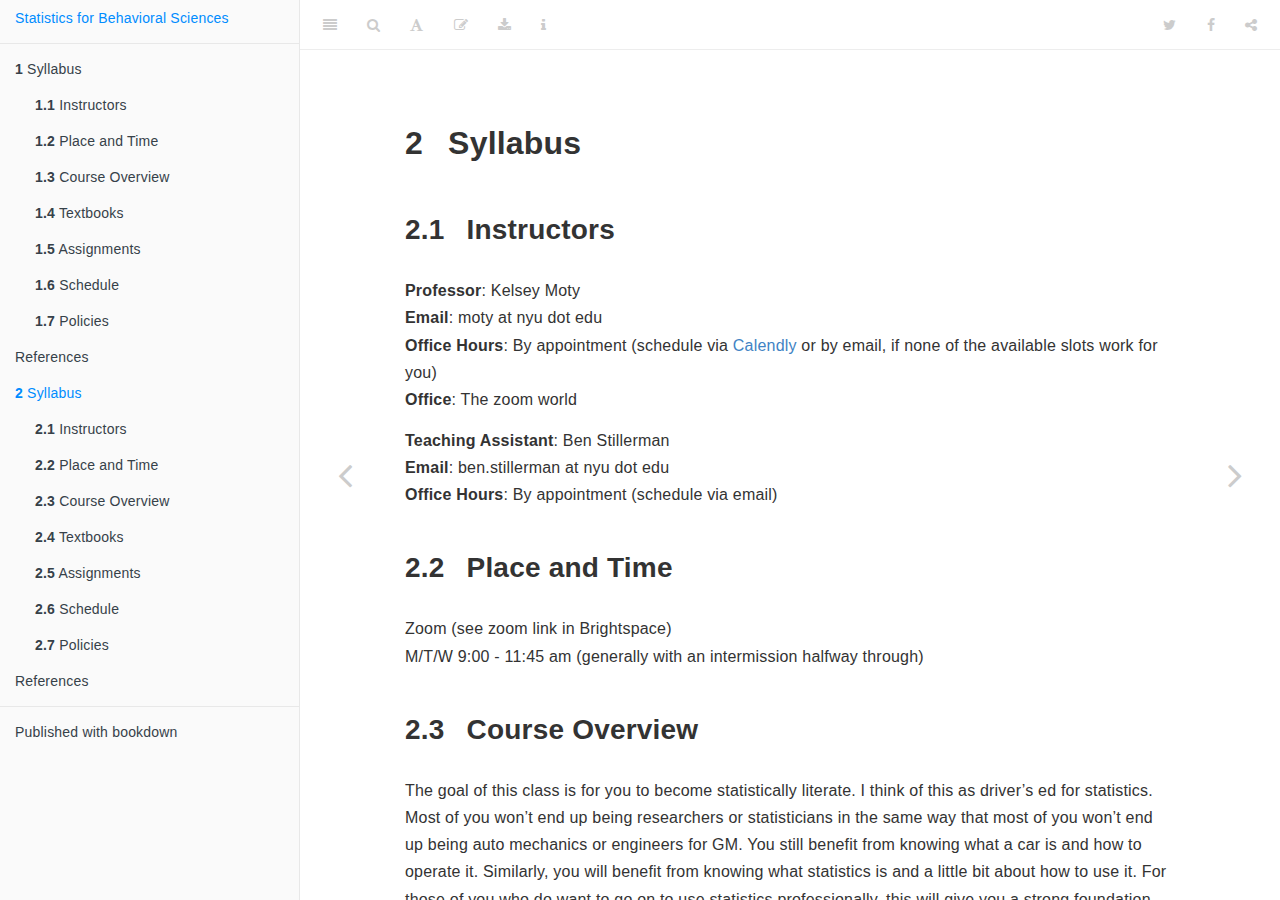
<file: docs/syllabus-1.html>
<!DOCTYPE html>
<html lang="" xml:lang="">
<head>

  <meta charset="utf-8" />
  <meta http-equiv="X-UA-Compatible" content="IE=edge" />
  <title>2 Syllabus | Statistics for Behavioral Sciences</title>
  <meta name="description" content="This site is for the second summer session on Statistics for the Behavioral Sciences." />
  <meta name="generator" content="bookdown 0.22 and GitBook 2.6.7" />

  <meta property="og:title" content="2 Syllabus | Statistics for Behavioral Sciences" />
  <meta property="og:type" content="book" />
  
  
  <meta property="og:description" content="This site is for the second summer session on Statistics for the Behavioral Sciences." />
  <meta name="github-repo" content="kelseymoty/stats-for-psych" />

  <meta name="twitter:card" content="summary" />
  <meta name="twitter:title" content="2 Syllabus | Statistics for Behavioral Sciences" />
  
  <meta name="twitter:description" content="This site is for the second summer session on Statistics for the Behavioral Sciences." />
  




  <meta name="viewport" content="width=device-width, initial-scale=1" />
  <meta name="apple-mobile-web-app-capable" content="yes" />
  <meta name="apple-mobile-web-app-status-bar-style" content="black" />
  
  
<link rel="prev" href="references.html"/>
<link rel="next" href="references-1.html"/>
<script src="libs/header-attrs-2.9/header-attrs.js"></script>
<script src="libs/jquery-2.2.3/jquery.min.js"></script>
<link href="libs/gitbook-2.6.7/css/style.css" rel="stylesheet" />
<link href="libs/gitbook-2.6.7/css/plugin-table.css" rel="stylesheet" />
<link href="libs/gitbook-2.6.7/css/plugin-bookdown.css" rel="stylesheet" />
<link href="libs/gitbook-2.6.7/css/plugin-highlight.css" rel="stylesheet" />
<link href="libs/gitbook-2.6.7/css/plugin-search.css" rel="stylesheet" />
<link href="libs/gitbook-2.6.7/css/plugin-fontsettings.css" rel="stylesheet" />
<link href="libs/gitbook-2.6.7/css/plugin-clipboard.css" rel="stylesheet" />









<script src="libs/accessible-code-block-0.0.1/empty-anchor.js"></script>
<link href="libs/anchor-sections-1.0.1/anchor-sections.css" rel="stylesheet" />
<script src="libs/anchor-sections-1.0.1/anchor-sections.js"></script>




<link rel="stylesheet" href="style.css" type="text/css" />
</head>

<body>



  <div class="book without-animation with-summary font-size-2 font-family-1" data-basepath=".">

    <div class="book-summary">
      <nav role="navigation">

<ul class="summary">
<li><a href="./">Statistics for Behavioral Sciences</a></li>

<li class="divider"></li>
<li class="chapter" data-level="1" data-path="index.html"><a href="index.html"><i class="fa fa-check"></i><b>1</b> Syllabus</a>
<ul>
<li class="chapter" data-level="1.1" data-path="index.html"><a href="index.html#instructors"><i class="fa fa-check"></i><b>1.1</b> Instructors</a></li>
<li class="chapter" data-level="1.2" data-path="index.html"><a href="index.html#place-and-time"><i class="fa fa-check"></i><b>1.2</b> Place and Time</a></li>
<li class="chapter" data-level="1.3" data-path="index.html"><a href="index.html#course-overview"><i class="fa fa-check"></i><b>1.3</b> Course Overview</a></li>
<li class="chapter" data-level="1.4" data-path="index.html"><a href="index.html#textbooks"><i class="fa fa-check"></i><b>1.4</b> Textbooks</a>
<ul>
<li class="chapter" data-level="1.4.1" data-path="index.html"><a href="index.html#statistical-software"><i class="fa fa-check"></i><b>1.4.1</b> Statistical Software</a></li>
</ul></li>
<li class="chapter" data-level="1.5" data-path="index.html"><a href="index.html#assignments"><i class="fa fa-check"></i><b>1.5</b> Assignments</a>
<ul>
<li class="chapter" data-level="1.5.1" data-path="index.html"><a href="index.html#exams-50-using-only-your-highest-exam-grade"><i class="fa fa-check"></i><b>1.5.1</b> Exams (50%, using only your highest exam grade)</a></li>
<li class="chapter" data-level="1.5.2" data-path="index.html"><a href="index.html#data-exploration-30-15-per-research-report"><i class="fa fa-check"></i><b>1.5.2</b> Data Exploration (30%, 15% per research report)</a></li>
<li class="chapter" data-level="1.5.3" data-path="index.html"><a href="index.html#participation-20"><i class="fa fa-check"></i><b>1.5.3</b> Participation (20%)</a></li>
<li class="chapter" data-level="1.5.4" data-path="index.html"><a href="index.html#extra-credit-research-participation-up-to-2"><i class="fa fa-check"></i><b>1.5.4</b> Extra Credit: Research Participation (up to 2%)</a></li>
<li class="chapter" data-level="1.5.5" data-path="index.html"><a href="index.html#grading"><i class="fa fa-check"></i><b>1.5.5</b> Grading</a></li>
</ul></li>
<li class="chapter" data-level="1.6" data-path="index.html"><a href="index.html#schedule"><i class="fa fa-check"></i><b>1.6</b> Schedule</a></li>
<li class="chapter" data-level="1.7" data-path="index.html"><a href="index.html#policies"><i class="fa fa-check"></i><b>1.7</b> Policies</a>
<ul>
<li class="chapter" data-level="1.7.1" data-path="index.html"><a href="index.html#attendance"><i class="fa fa-check"></i><b>1.7.1</b> Attendance</a></li>
<li class="chapter" data-level="1.7.2" data-path="index.html"><a href="index.html#honor-code-and-plagarism"><i class="fa fa-check"></i><b>1.7.2</b> Honor code and plagarism</a></li>
<li class="chapter" data-level="1.7.3" data-path="index.html"><a href="index.html#accomodation"><i class="fa fa-check"></i><b>1.7.3</b> Accomodation</a></li>
<li class="chapter" data-level="1.7.4" data-path="index.html"><a href="index.html#extra-help"><i class="fa fa-check"></i><b>1.7.4</b> Extra Help</a></li>
<li class="chapter" data-level="1.7.5" data-path="index.html"><a href="index.html#late-assignments"><i class="fa fa-check"></i><b>1.7.5</b> Late Assignments</a></li>
<li class="chapter" data-level="1.7.6" data-path="index.html"><a href="index.html#religious-observances"><i class="fa fa-check"></i><b>1.7.6</b> Religious observances</a></li>
<li class="chapter" data-level="1.7.7" data-path="index.html"><a href="index.html#pandemic-and-just-the-general-nature-of-life"><i class="fa fa-check"></i><b>1.7.7</b> Pandemic and just the general nature of life</a></li>
</ul></li>
</ul></li>
<li class="chapter" data-level="" data-path="references.html"><a href="references.html"><i class="fa fa-check"></i>References</a></li>
<li class="chapter" data-level="2" data-path="syllabus-1.html"><a href="syllabus-1.html"><i class="fa fa-check"></i><b>2</b> Syllabus</a>
<ul>
<li class="chapter" data-level="2.1" data-path="syllabus-1.html"><a href="syllabus-1.html#instructors-1"><i class="fa fa-check"></i><b>2.1</b> Instructors</a></li>
<li class="chapter" data-level="2.2" data-path="syllabus-1.html"><a href="syllabus-1.html#place-and-time-1"><i class="fa fa-check"></i><b>2.2</b> Place and Time</a></li>
<li class="chapter" data-level="2.3" data-path="syllabus-1.html"><a href="syllabus-1.html#course-overview-1"><i class="fa fa-check"></i><b>2.3</b> Course Overview</a></li>
<li class="chapter" data-level="2.4" data-path="syllabus-1.html"><a href="syllabus-1.html#textbooks-1"><i class="fa fa-check"></i><b>2.4</b> Textbooks</a>
<ul>
<li class="chapter" data-level="2.4.1" data-path="syllabus-1.html"><a href="syllabus-1.html#statistical-software-1"><i class="fa fa-check"></i><b>2.4.1</b> Statistical Software</a></li>
</ul></li>
<li class="chapter" data-level="2.5" data-path="syllabus-1.html"><a href="syllabus-1.html#assignments-1"><i class="fa fa-check"></i><b>2.5</b> Assignments</a>
<ul>
<li class="chapter" data-level="2.5.1" data-path="syllabus-1.html"><a href="syllabus-1.html#exams-50-using-only-your-highest-exam-grade-1"><i class="fa fa-check"></i><b>2.5.1</b> Exams (50%, using only your highest exam grade)</a></li>
<li class="chapter" data-level="2.5.2" data-path="syllabus-1.html"><a href="syllabus-1.html#data-exploration-30-15-per-research-report-1"><i class="fa fa-check"></i><b>2.5.2</b> Data Exploration (30%, 15% per research report)</a></li>
<li class="chapter" data-level="2.5.3" data-path="syllabus-1.html"><a href="syllabus-1.html#participation-20-1"><i class="fa fa-check"></i><b>2.5.3</b> Participation (20%)</a></li>
<li class="chapter" data-level="2.5.4" data-path="syllabus-1.html"><a href="syllabus-1.html#extra-credit-research-participation-up-to-2-1"><i class="fa fa-check"></i><b>2.5.4</b> Extra Credit: Research Participation (up to 2%)</a></li>
<li class="chapter" data-level="2.5.5" data-path="syllabus-1.html"><a href="syllabus-1.html#grading-1"><i class="fa fa-check"></i><b>2.5.5</b> Grading</a></li>
</ul></li>
<li class="chapter" data-level="2.6" data-path="syllabus-1.html"><a href="syllabus-1.html#schedule-1"><i class="fa fa-check"></i><b>2.6</b> Schedule</a></li>
<li class="chapter" data-level="2.7" data-path="syllabus-1.html"><a href="syllabus-1.html#policies-1"><i class="fa fa-check"></i><b>2.7</b> Policies</a>
<ul>
<li class="chapter" data-level="2.7.1" data-path="syllabus-1.html"><a href="syllabus-1.html#attendance-1"><i class="fa fa-check"></i><b>2.7.1</b> Attendance</a></li>
<li class="chapter" data-level="2.7.2" data-path="syllabus-1.html"><a href="syllabus-1.html#honor-code-and-plagarism-1"><i class="fa fa-check"></i><b>2.7.2</b> Honor code and plagarism</a></li>
<li class="chapter" data-level="2.7.3" data-path="syllabus-1.html"><a href="syllabus-1.html#accomodation-1"><i class="fa fa-check"></i><b>2.7.3</b> Accomodation</a></li>
<li class="chapter" data-level="2.7.4" data-path="syllabus-1.html"><a href="syllabus-1.html#extra-help-1"><i class="fa fa-check"></i><b>2.7.4</b> Extra Help</a></li>
<li class="chapter" data-level="2.7.5" data-path="syllabus-1.html"><a href="syllabus-1.html#late-assignments-1"><i class="fa fa-check"></i><b>2.7.5</b> Late Assignments</a></li>
<li class="chapter" data-level="2.7.6" data-path="syllabus-1.html"><a href="syllabus-1.html#religious-observances-1"><i class="fa fa-check"></i><b>2.7.6</b> Religious observances</a></li>
<li class="chapter" data-level="2.7.7" data-path="syllabus-1.html"><a href="syllabus-1.html#pandemic-and-just-the-general-nature-of-life-1"><i class="fa fa-check"></i><b>2.7.7</b> Pandemic and just the general nature of life</a></li>
</ul></li>
</ul></li>
<li class="chapter" data-level="" data-path="references-1.html"><a href="references-1.html"><i class="fa fa-check"></i>References</a></li>
<li class="divider"></li>
<li><a href="https://github.com/rstudio/bookdown" target="blank">Published with bookdown</a></li>

</ul>

      </nav>
    </div>

    <div class="book-body">
      <div class="body-inner">
        <div class="book-header" role="navigation">
          <h1>
            <i class="fa fa-circle-o-notch fa-spin"></i><a href="./">Statistics for Behavioral Sciences</a>
          </h1>
        </div>

        <div class="page-wrapper" tabindex="-1" role="main">
          <div class="page-inner">

            <section class="normal" id="section-">
<div id="syllabus-1" class="section level1" number="2">
<h1><span class="header-section-number">2</span> Syllabus</h1>
<div id="instructors-1" class="section level2" number="2.1">
<h2><span class="header-section-number">2.1</span> Instructors</h2>
<p><strong>Professor</strong>: Kelsey Moty<br />
<strong>Email</strong>: moty at nyu dot edu<br />
<strong>Office Hours</strong>: By appointment (schedule via <a href="https://calendly.com/kelseymoty/stats-office-hours">Calendly</a> or by email, if none of the available slots work for you)<br />
<strong>Office</strong>: The zoom world</p>
<p><strong>Teaching Assistant</strong>: Ben Stillerman<br />
<strong>Email</strong>: ben.stillerman at nyu dot edu<br />
<strong>Office Hours</strong>: By appointment (schedule via email)</p>
</div>
<div id="place-and-time-1" class="section level2" number="2.2">
<h2><span class="header-section-number">2.2</span> Place and Time</h2>
<p>Zoom (see zoom link in Brightspace)<br />
M/T/W 9:00 - 11:45 am (generally with an intermission halfway through)</p>
</div>
<div id="course-overview-1" class="section level2" number="2.3">
<h2><span class="header-section-number">2.3</span> Course Overview</h2>
<p>The goal of this class is for you to become statistically literate. I think of this as driver’s ed for statistics. Most of you won’t end up being researchers or statisticians in the same way that most of you won’t end up being auto mechanics or engineers for GM. You still benefit from knowing what a car is and how to operate it. Similarly, you will benefit from knowing what statistics is and a little bit about how to use it. For those of you who do want to go on to use statistics professionally, this will give you a strong foundation.</p>
<p>By the end of the class, you will be able to:</p>
<ol style="list-style-type: decimal">
<li>Recognize different kinds of variables and data.</li>
<li>Understand most standard charts and graphs.</li>
<li>Read and understand statistical reports.</li>
<li>Conduct basic analyses of your own using statistical software.</li>
</ol>
</div>
<div id="textbooks-1" class="section level2" number="2.4">
<h2><span class="header-section-number">2.4</span> Textbooks</h2>
<p>We’re going to use a couple of different textbooks. All are optional but also free and useful, so I gotta suggest, take a look.</p>
<p>Cohen, B.H. (2013). Explaining Psychological Statistics (4th Ed). Wiley. — This textbook is freely available
through NYU. <a href="https://ebookcentral.proquest.com/lib/nyulibrary-ebooks/detail.action?docID=1563061">Click this link</a> &gt; then click “Download Book”. You’ll need to create a quick ProQuest account (name/email/pw) and download Adobe Digital Editions, which are both free.</p>
<p><a href="https://r4ds.had.co.nz/">R for Data Science</a> — It’s free! It’s online! It will teach you R! Good if you want to learn how to code or are interested in data science.</p>
<p><a href="https://learningstatisticswithr.com/">Learning Statistics with R</a> and <a href="https://learnstatswithjasp.com/">Learning Statistics with JASP</a> – Also free and online! They will teach you R and JASP! Extra points for the engaging way in which Danielle Navarro writes.</p>
<div id="statistical-software-1" class="section level3" number="2.4.1">
<h3><span class="header-section-number">2.4.1</span> Statistical Software</h3>
<p>Note that part of the class will be learning to use statistical software for data analysis. Specifically, R and JASP.</p>
<p>JASP is available for <a href="https://jasp-stats.org/download/">free download here</a>.</p>
<p>If you plan to use R, you will want to <a href="https://cran.r-project.org/">download R</a> as well as <a href="https://www.rstudio.com/products/rstudio/download/">RStudio</a>; both are free. Alternatively, you can make a <a href="https://www.rstudio.com/products/cloud/">free RStudio Cloud account</a> to get started with R. Using the cloud version ensures that everything has been properly installed and you’ll have no issues when trying to load packages.</p>
<p>We will be teaching these skills (using R and JASP) in the class. However, if you find that you need extra assistance (particularly in learning R / they don’t appear to have support for JASP), Bobst library provides software-specific tutorials as well as statistical consultants who are familiar with R. For more details, see <a href="https://guides.nyu.edu/c.php?g=277138&amp;p=1847146">their website</a>.</p>
</div>
</div>
<div id="assignments-1" class="section level2" number="2.5">
<h2><span class="header-section-number">2.5</span> Assignments</h2>
<div id="exams-50-using-only-your-highest-exam-grade-1" class="section level3" number="2.5.1">
<h3><span class="header-section-number">2.5.1</span> Exams (50%, using only your highest exam grade)</h3>
<p>Rather than multiple exams that cover different portions of the material, you will take a final exam at the end of every week. The exams will have <strong>nearly identical formats</strong>, differing only in the particulars. <strong>All exams are final exams</strong>, meaning they cover <strong>all of the material covered in the whole course</strong>. This means you will have a final exam at the end of Week 1, at the end of Week 2, at the end of Week 3, and so on…</p>
<p>Since these are all final exams, most of you probably won’t do very well on the first exam. But that’s ok, because:</p>
<p>Your exam grade will be <strong>entirely</strong> based on your <strong>best exam</strong>. Other exam grades will <strong>not contribute at all</strong>. If you get a 90% on the third final, it doesn’t matter how you did on the first two.</p>
<p>This format has some very specific benefits:</p>
<ul>
<li><strong>Low Anxiety:</strong> Students who are able to get a good grade on one of the early tests will be able to worry about things other than cramming for the next test.</li>
<li><strong>Safety Net</strong>: Each exam offers a new chance to set a minimum threshold for your grade. Once you get a 85 on one exam, you can rest easy that your grade won’t go any lower.</li>
<li><strong>Transparency</strong>: No more need for, “what will be on the test?” Once you have taken the first final, you will know (approximately) the format of all the other finals.</li>
<li><strong>Context</strong>: Seeing all the material at once will allow you to begin building a tapestry of ideas in your head. You will never be blindsided by new material you are expected to know. Once you’ve seen one final exam you will have a good sense of all of them. Being exposed to all the material early on will help you learn it later.</li>
<li><strong>Good Incentives</strong>: I want to reward you if you fully understand the material quickly. Students who succeed will be rewarded with more freedom. No one who has mastered the material should be forced to go through the motions. If you get a grade you’re happy with, you can choose to skip the rest of the exams with no downside.</li>
<li><strong>Feedback</strong>: You will be able to tell what skills you have mastered and which you need to work on. This will allow you to spend your study time wisely.</li>
</ul>
<p>Exams will be run through the survey software Qualtrics. You will have <strong>45 minutes to complete the exam</strong> after the survey has been opened, so please be sure to not start the exam until you are able to complete the whole exam. These exams are open note, but must be completed by yourself (no working on exams with other people!).</p>
</div>
<div id="data-exploration-30-15-per-research-report-1" class="section level3" number="2.5.2">
<h3><span class="header-section-number">2.5.2</span> Data Exploration (30%, 15% per research report)</h3>
<p>This is an opportunity for you to gain some experience conducting analyses on your own.</p>
<p>In a folder on the Classes website there are a number of text files and matching csv files (a spreadsheet filetype). Each text file describes a (hypothetical) scenario, and the matching .csv includes the related data.</p>
<p>For a research report, you pick a dataset and conduct the appropriate analyses on it with the statistical software of your choice (or by hand if you really want to, I guess). In this class, we will be covering how to use R and JASP, but you are free to use other software if you wish.</p>
<p>You will not be told exactly which test(s) to run. Instead, you will determine this for yourself based on the scenario in the text file. The end product should be a document in which you describe the analyses you conducted, report the test results, and draw reasonable conclusions.</p>
<p>The report has the following requirements:</p>
<ul>
<li>One page long. Longer submissions won’t be accepted. I want you to learn to be concise!</li>
<li>Twelve point font, 1.5-line spacing.</li>
<li>Report your statistical analyses in (approximately) APA format. We need to be able to understand it, but formatting isn’t the point of the assignment.</li>
<li>Some sort of graph or plot</li>
<li>Discuss, at least briefly, your conclusions: say what the test results mean for the (hypothetical) study. Also mention if you notice anything strange or have any concerns about the results.</li>
</ul>
<p>When you are done with a report, submit as a PDF on Brightspace to receive a grade.</p>
<p>You are required to do two of these research reports at some point during the class. You can do these two reports at any point during the class, but since you won’t be taught how to do most analyses until about halfway through, most of you will probably want to do these assignments during the second half of the course.</p>
<p>If you are not satisfied with your grade on one or both of your research reports, you may do a replacement research report on a new dataset. You can only do a replacement report once for each research report. We want you to be able to learn from your mistakes but also I don’t want you each doing 10 of these.</p>
<p>Essentially this means you can do up to four of these and your grade will be based on your best two. Obviously if you’re happy with your first two, you don’t need to do four. Please don’t complete more than 4, the extras won’t be graded.</p>
</div>
<div id="participation-20-1" class="section level3" number="2.5.3">
<h3><span class="header-section-number">2.5.3</span> Participation (20%)</h3>
<p>Measuring participation in an online class that doesn’t require attendance is a bit tricky, but I also hope that you will also be actively engaging with the material as it is presented.</p>
<p>The best way I can measure participation (at least in my opinion) given these constraints is having you submit a short reflection of what was discussed in lecture that day.</p>
<p><strong>What should these reflections be about?</strong> Really anything.</p>
<p>Maybe there’s a topic that wasn’t clear to you and would like some clarification on it. Maybe you found a connection between something we discussed today and something we addressed in a previous lecture. Maybe you found something interesting and want more details about it. Or maybe you want to provide some constructive feedback in how I presented something.</p>
<p>I’ll also ask a number of questions during lecture to encourage participation (and may provide some questions as prompts in the reflection submission box). You can write a response to one of these questions in your reflection if you can’t think of anything else.</p>
<p><strong>What should these reflections look like?</strong> Nothing too formal and nothing particularly long. I don’t want to put a specific minimum or maximum length because in the end, I see these reflections as an opportunity for myself to gauge where everyone is with the material (am I going too fast or too slow, etc.). A 2- to 4-sentence paragraph is generally an appropriate length. You won’t be graded on grammar (incomplete sentences are ok); as long as a I can easily figure out what you are talking about, you’re good.</p>
<p><strong>When are these due?</strong> Within 36 hours after the lecture ends, but I’d recommend submitting these immediately after you watched/attended lecture. I’m giving a little extra time for you to complete these for a couple of reasons:</p>
<ul>
<li>Some of you are watching these lectures after the fact, so I want there to be enough time for the lecture to load to Brightspace (Zoom can take a couple plus hours for this happen) and for you to watch the lecture</li>
<li>But also for those attending live, some students may need some time for lectures to consolidate in their minds before they’re able to reflect on what they learned. Hopefully this extra time gives students the time they need</li>
</ul>
<p><strong>How many of these do I have to do?</strong> One per lecture, but you can miss up to 2 and still get full credit. So you need to do 15 reflections for the 17 lectures.</p>
</div>
<div id="extra-credit-research-participation-up-to-2-1" class="section level3" number="2.5.4">
<h3><span class="header-section-number">2.5.4</span> Extra Credit: Research Participation (up to 2%)</h3>
<p>Many psychology studies are run at research universities and recruit undergraduates as participants. If you would like, you may participate in a research study for up to 2% extra credit on your final grade. You will earn 0.5% extra credit per half hour of research participation (i.e., 2 hours of participation for the full 2% extra credit).</p>
<p>You can sign up for research experiments on Sona (<a href="http://nyu-psych.sonasystems.com" class="uri">http://nyu-psych.sonasystems.com</a>), the psychology department’s online experiment management system. To start signing up for studies, first request a Sona account at <a href="http://nyu-psych.sonasystems.com" class="uri">http://nyu-psych.sonasystems.com</a>. Your login information will be sent to your NYU e-mail address within 24 hours. If you are under 18 years of age, please note that you will need a parent or guardian to sign a Parental Consent form prior to each study you complete.</p>
<p>Please read the <a href="https://as.nyu.edu/content/dam/nyu-as/psychology/documents/research/research-requirements/AdvancedStudentGuide_Rev2017.pdf">Advanced Psychology Student Guide</a> for more details and step-by-step instructions for creating a Sona account and signing up for research studies. If you are under 18 years of age, please note that you will need a parent or guardian to sign a Parental Consent form prior to each study you complete. Any questions/concerns about the research requirement or Sona should be directed to the Subject Pool Administrator, Brenda Woodford-Febres (<a href="mailto:brenda.woodford@nyu.edu" class="email">brenda.woodford@nyu.edu</a>).</p>
<p>The deadline for research participation is August 13th. If you are unable to participate in research participation and want another opportunity to earn this extra credit, please reach out by Monday, July 26th to coordinate an alternate assignment.</p>
</div>
<div id="grading-1" class="section level3" number="2.5.5">
<h3><span class="header-section-number">2.5.5</span> Grading</h3>
<p>It is each student’s responsibility to monitor their grades online and report any discrepancies to the grader within one week of the contested assignment. DO NOT wait until the end of the term to check your grade. The grading scale is as follows:</p>
<table>
<tbody>
<tr class="odd">
<td>A = 93 - 100</td>
<td>B = 83 - 86</td>
<td>C = 73 - 76</td>
<td>D = 63 - 66</td>
</tr>
<tr class="even">
<td>A- = 90 - 92</td>
<td>B- = 80 - 82</td>
<td>C- = 70 - 72</td>
<td>D- = 60 - 62</td>
</tr>
<tr class="odd">
<td>B+ = 87 - 89</td>
<td>C+ = 77 - 79</td>
<td>D+ = 67 - 69</td>
<td>F &lt; 60</td>
</tr>
</tbody>
</table>
<p>For questions about Exam or Participation grades, contact Kelsey. For questions about Research Report grades, contact Ben.</p>
</div>
</div>
<div id="schedule-1" class="section level2" number="2.6">
<h2><span class="header-section-number">2.6</span> Schedule</h2>
<p>This is the schedule for the semester. This page will be frequently updated based on how we progress (plus I’ll add links to extra readings and resources), and everything is subject to change. But this should give you a gist of the general topics that will be covered in this class.</p>
<p>If there is something in particular you would like covered in this class (that falls within the purview of an intro stats course) and you do not see it on the syllabus, please reach out to me.</p>
<table>
<colgroup>
<col width="10%" />
<col width="36%" />
<col width="33%" />
<col width="20%" />
</colgroup>
<thead>
<tr class="header">
<th><strong>Week 1</strong></th>
<th><strong>Part I</strong></th>
<th><strong>Part II</strong></th>
<th><strong>Readings (Optional)</strong></th>
</tr>
</thead>
<tbody>
<tr class="odd">
<td>July 6</td>
<td>Welcome</td>
<td>What is statistics?</td>
<td><a href="https://learningstatisticswithr.com/book/why-do-we-learn-statistics.html">Why do we learn stats?</a></td>
</tr>
<tr class="even">
<td>July 7</td>
<td>Intro to Data/Descriptive Stats</td>
<td>Intro to Inferential Stats</td>
<td></td>
</tr>
<tr class="odd">
<td><strong>Week 2</strong></td>
<td></td>
<td></td>
<td></td>
</tr>
<tr class="even">
<td>July 12</td>
<td>Finishing up intro to Inferential Stats</td>
<td>Data: Items &amp; Variables</td>
<td></td>
</tr>
<tr class="odd">
<td>July 13</td>
<td>Data: Data Types</td>
<td>Intro to JASP</td>
<td></td>
</tr>
<tr class="even">
<td>July 14</td>
<td>Data: Outliers</td>
<td>Intro to R</td>
<td></td>
</tr>
<tr class="odd">
<td><strong>Week 3</strong></td>
<td></td>
<td></td>
<td></td>
</tr>
<tr class="even">
<td>July 19</td>
<td>Descriptives: Central Tendency &amp; Dispersion</td>
<td>Descriptives: Plots 1</td>
<td></td>
</tr>
<tr class="odd">
<td>July 20</td>
<td>Descriptives: Relation</td>
<td>Descriptives: Plots 2</td>
<td></td>
</tr>
<tr class="even">
<td>July 22</td>
<td>Inferential: Samples &amp; Populations</td>
<td>Inferential: Tests Review</td>
<td></td>
</tr>
<tr class="odd">
<td><strong>Week 4</strong></td>
<td></td>
<td></td>
<td></td>
</tr>
<tr class="even">
<td>July 26</td>
<td>Inferential: <em>p</em>-values and NHST</td>
<td>Inferential: Power</td>
<td></td>
</tr>
<tr class="odd">
<td>July 27</td>
<td>Inferential: One Sample <em>t</em>-test</td>
<td>Inferential: One-way <span class="math inline">\(\chi^2\)</span></td>
<td></td>
</tr>
<tr class="even">
<td>July 28</td>
<td>Inferential: Two Sample <em>t</em>-test</td>
<td>Open Science</td>
<td></td>
</tr>
<tr class="odd">
<td><strong>Week 5</strong></td>
<td></td>
<td></td>
<td></td>
</tr>
<tr class="even">
<td>August 2</td>
<td>Inferential: Correlation</td>
<td>Inferential: Two-way <span class="math inline">\(\chi^2\)</span></td>
<td></td>
</tr>
<tr class="odd">
<td>August 3</td>
<td>Inferential: Simple Regression</td>
<td>Inferential: One-way ANOVA</td>
<td></td>
</tr>
<tr class="even">
<td>August 4</td>
<td>Inferential: Multiple Regression</td>
<td>Inferential: Two-way ANOVA</td>
<td></td>
</tr>
<tr class="odd">
<td><strong>Week 6</strong></td>
<td></td>
<td></td>
<td></td>
</tr>
<tr class="even">
<td>August 9</td>
<td>Inferential: <em>t</em>-tests under the hood</td>
<td>Inferential: Correlation under the hood</td>
<td></td>
</tr>
<tr class="odd">
<td>August 10</td>
<td>Inferential: <span class="math inline">\(\chi^2\)</span> under the hood</td>
<td>Inferential: Regression under the hood</td>
<td></td>
</tr>
<tr class="even">
<td>August 11</td>
<td>Inferential: ANOVA under the hood</td>
<td>Advanced Topics / Review / Flex Day</td>
<td></td>
</tr>
</tbody>
</table>
</div>
<div id="policies-1" class="section level2" number="2.7">
<h2><span class="header-section-number">2.7</span> Policies</h2>
<div id="attendance-1" class="section level3" number="2.7.1">
<h3><span class="header-section-number">2.7.1</span> Attendance</h3>
<p>Attendance is not required, but highly encouraged. We only meet for 6 weeks (a total of 17 classes), and classes build cumulatively off each other. If you are unable to attend class, all lectures will be recorded and made available on NYU Brightspace.</p>
</div>
<div id="honor-code-and-plagarism-1" class="section level3" number="2.7.2">
<h3><span class="header-section-number">2.7.2</span> Honor code and plagarism</h3>
<p>No form of academic dishonesty will be tolerated. Suspicions of academic dishonesty during exams or on writing assignments will be reported to and adjudicated by the Associate Dean for Students. If a case of academic dishonesty is confirmed, it will result in a penalty that is at least as severe as receiving a 0 on the assignment or quiz. Academic dishonesty includes all forms of plagiarism. Plagiarism includes (but is not limited to): copying or paraphrasing from someone else’s work (another student, an online source, or a journal article), turning in someone else’s work as your own, or presenting someone else’s ideas (a student, online source, or scholar) as your own.</p>
<p>Most importantly, cheating only really serves to cheat yourself out of a learning opportunity. There are many opportunities to make up for a less-than-ideal grade, so don’t let the possibility of a bad grade tempt you to cheat.</p>
<p>We will do our best to make clear the line between academic dishonesty and collaborative learning. But if you have any questions about where this line is, it is your responsibility to ask the instructor.</p>
</div>
<div id="accomodation-1" class="section level3" number="2.7.3">
<h3><span class="header-section-number">2.7.3</span> Accomodation</h3>
<p>Any student requesting academic accommodations needs to notify the instructor before the third day of class. All discussions will remain confidential. Students with disabilities should also contact Disability Support Services in the <a href="https://www.nyu.edu/students/communities-and-groups/student-accessibility.html">Moses Center for Students with Disabilities</a>.</p>
</div>
<div id="extra-help-1" class="section level3" number="2.7.4">
<h3><span class="header-section-number">2.7.4</span> Extra Help</h3>
<p>If you start to struggle at any time during this course, please let us know as early as possible. We are happy to help and make accommodations (especially given the extraordinary circumstances!) but it’s a lot easier to do so early on than it is to change things after the fact. If you come to us at the end of the class there may be very little we can do.</p>
<p>The <a href="https://www.nyu.edu/students/academic-services/undergraduate-advisement/academic-resource-center/tutoring-and-learning.html">University Learning Center</a> has free peer tutoring and will be holding drop-in peer tutoring hours this summer, including weekly group session in support of statistics. Please see their website for their schedule.</p>
</div>
<div id="late-assignments-1" class="section level3" number="2.7.5">
<h3><span class="header-section-number">2.7.5</span> Late Assignments</h3>
<p>Due to the condensed nature of this course, late assignments cannot be accepted. However, the nature of the grading for this course provides many opportunities to make up for missed assignments. You can miss up to 2 reflection ‘papers’ and still receive full credit for participation. Similarly, only your highest final exam will count toward your grade.</p>
<p>If you are unable to make an assignment deadline, please reach out to us before the assignment is due. However, if you are in the hospital with a serious illness, it’s okay to reach out after the deadline when you feel a bit better (yes, this has happened, and I promise you your health and well-being is more important than this class).</p>
</div>
<div id="religious-observances-1" class="section level3" number="2.7.6">
<h3><span class="header-section-number">2.7.6</span> Religious observances</h3>
<p>Some students may wish to take part in religious observances that occur during this academic term. If you have a religious observance which conflicts with your participation in the course, please meet with me by the end of the second week of the term to discuss appropriate accommodations.</p>
</div>
<div id="pandemic-and-just-the-general-nature-of-life-1" class="section level3" number="2.7.7">
<h3><span class="header-section-number">2.7.7</span> Pandemic and just the general nature of life</h3>
<p>We are all going through difficult times during the pandemic. These include changes in our normal ways of doing things, living arrangements, family responsibilities, concerns about health and wellbeing, etc… None of us is really OK all the time. If you tell me you’re having trouble, I will not judge you or think less of you but will work with you to come up with a pathway forward. I hope you can extend me and the TA the same grace. You never owe me personal information about your health. You are always welcome to talk to me about things that you are going through. If I can’t help you I might be able to direct you to someone who can. If you need extra help or need to miss a class or need more time please just ask. I will try to work with you.</p>

</div>
</div>
</div>
            </section>

          </div>
        </div>
      </div>
<a href="references.html" class="navigation navigation-prev " aria-label="Previous page"><i class="fa fa-angle-left"></i></a>
<a href="references-1.html" class="navigation navigation-next " aria-label="Next page"><i class="fa fa-angle-right"></i></a>
    </div>
  </div>
<script src="libs/gitbook-2.6.7/js/app.min.js"></script>
<script src="libs/gitbook-2.6.7/js/lunr.js"></script>
<script src="libs/gitbook-2.6.7/js/clipboard.min.js"></script>
<script src="libs/gitbook-2.6.7/js/plugin-search.js"></script>
<script src="libs/gitbook-2.6.7/js/plugin-sharing.js"></script>
<script src="libs/gitbook-2.6.7/js/plugin-fontsettings.js"></script>
<script src="libs/gitbook-2.6.7/js/plugin-bookdown.js"></script>
<script src="libs/gitbook-2.6.7/js/jquery.highlight.js"></script>
<script src="libs/gitbook-2.6.7/js/plugin-clipboard.js"></script>
<script>
gitbook.require(["gitbook"], function(gitbook) {
gitbook.start({
"sharing": {
"github": false,
"facebook": true,
"twitter": true,
"linkedin": false,
"weibo": false,
"instapaper": false,
"vk": false,
"whatsapp": false,
"all": ["facebook", "twitter", "linkedin", "weibo", "instapaper"]
},
"fontsettings": {
"theme": "white",
"family": "sans",
"size": 2
},
"edit": {
"link": "https://github.com/rstudio/bookdown-demo/edit/master/index.Rmd",
"text": "Edit"
},
"history": {
"link": null,
"text": null
},
"view": {
"link": null,
"text": null
},
"download": ["stats-for-psych.pdf", "stats-for-psych.epub"],
"toc": {
"collapse": "subsection"
}
});
});
</script>

<!-- dynamically load mathjax for compatibility with self-contained -->
<script>
  (function () {
    var script = document.createElement("script");
    script.type = "text/javascript";
    var src = "true";
    if (src === "" || src === "true") src = "https://mathjax.rstudio.com/latest/MathJax.js?config=TeX-MML-AM_CHTML";
    if (location.protocol !== "file:")
      if (/^https?:/.test(src))
        src = src.replace(/^https?:/, '');
    script.src = src;
    document.getElementsByTagName("head")[0].appendChild(script);
  })();
</script>
</body>

</html>
</file>
<file: docs/libs/gitbook-2.6.7/css/plugin-table.css>
.book .book-body .page-wrapper .page-inner section.normal table{display:table;width:100%;border-collapse:collapse;border-spacing:0;overflow:auto}.book .book-body .page-wrapper .page-inner section.normal table td,.book .book-body .page-wrapper .page-inner section.normal table th{padding:6px 13px;border:1px solid #ddd}.book .book-body .page-wrapper .page-inner section.normal table tr{background-color:#fff;border-top:1px solid #ccc}.book .book-body .page-wrapper .page-inner section.normal table tr:nth-child(2n){background-color:#f8f8f8}.book .book-body .page-wrapper .page-inner section.normal table th{font-weight:700}
</file>
<file: docs/libs/gitbook-2.6.7/css/plugin-bookdown.css>
.book .book-header h1 {
  padding-left: 20px;
  padding-right: 20px;
}
.book .book-header.fixed {
  position: fixed;
  right: 0;
  top: 0;
  left: 0;
  border-bottom: 1px solid rgba(0,0,0,.07);
}
span.search-highlight {
  background-color: #ffff88;
}
@media (min-width: 600px) {
  .book.with-summary .book-header.fixed {
    left: 300px;
  }
}
@media (max-width: 1240px) {
  .book .book-body.fixed {
    top: 50px;
  }
  .book .book-body.fixed .body-inner {
    top: auto;
  }
}
@media (max-width: 600px) {
  .book.with-summary .book-header.fixed {
    left: calc(100% - 60px);
    min-width: 300px;
  }
  .book.with-summary .book-body {
    transform: none;
    left: calc(100% - 60px);
    min-width: 300px;
  }
  .book .book-body.fixed {
    top: 0;
  }
}

.book .book-body.fixed .body-inner {
  top: 50px;
}
.book .book-body .page-wrapper .page-inner section.normal sub, .book .book-body .page-wrapper .page-inner section.normal sup {
  font-size: 85%;
}

@media print {
  .book .book-summary, .book .book-body .book-header, .fa {
    display: none !important;
  }
  .book .book-body.fixed {
    left: 0px;
  }
  .book .book-body,.book .book-body .body-inner, .book.with-summary {
    overflow: visible !important;
  }
}
.kable_wrapper {
  border-spacing: 20px 0;
  border-collapse: separate;
  border: none;
  margin: auto;
}
.kable_wrapper > tbody > tr > td {
  vertical-align: top;
}
.book .book-body .page-wrapper .page-inner section.normal table tr.header {
  border-top-width: 2px;
}
.book .book-body .page-wrapper .page-inner section.normal table tr:last-child td {
  border-bottom-width: 2px;
}
.book .book-body .page-wrapper .page-inner section.normal table td, .book .book-body .page-wrapper .page-inner section.normal table th {
  border-left: none;
  border-right: none;
}
.book .book-body .page-wrapper .page-inner section.normal table.kable_wrapper > tbody > tr, .book .book-body .page-wrapper .page-inner section.normal table.kable_wrapper > tbody > tr > td {
  border-top: none;
}
.book .book-body .page-wrapper .page-inner section.normal table.kable_wrapper > tbody > tr:last-child > td {
    border-bottom: none;
}

div.theorem, div.lemma, div.corollary, div.proposition, div.conjecture {
  font-style: italic;
}
span.theorem, span.lemma, span.corollary, span.proposition, span.conjecture {
  font-style: normal;
}
div.proof>*:last-child:after {
  content: "\25a2";
  float: right;
}
.header-section-number {
  padding-right: .5em;
}
</file>
<file: docs/libs/gitbook-2.6.7/css/plugin-highlight.css>
.book .book-body .page-wrapper .page-inner section.normal pre,
.book .book-body .page-wrapper .page-inner section.normal code {
  /* http://jmblog.github.com/color-themes-for-google-code-highlightjs */
  /* Tomorrow Comment */
  /* Tomorrow Red */
  /* Tomorrow Orange */
  /* Tomorrow Yellow */
  /* Tomorrow Green */
  /* Tomorrow Aqua */
  /* Tomorrow Blue */
  /* Tomorrow Purple */
}
.book .book-body .page-wrapper .page-inner section.normal pre .hljs-comment,
.book .book-body .page-wrapper .page-inner section.normal code .hljs-comment,
.book .book-body .page-wrapper .page-inner section.normal pre .hljs-title,
.book .book-body .page-wrapper .page-inner section.normal code .hljs-title {
  color: #8e908c;
}
.book .book-body .page-wrapper .page-inner section.normal pre .hljs-variable,
.book .book-body .page-wrapper .page-inner section.normal code .hljs-variable,
.book .book-body .page-wrapper .page-inner section.normal pre .hljs-attribute,
.book .book-body .page-wrapper .page-inner section.normal code .hljs-attribute,
.book .book-body .page-wrapper .page-inner section.normal pre .hljs-tag,
.book .book-body .page-wrapper .page-inner section.normal code .hljs-tag,
.book .book-body .page-wrapper .page-inner section.normal pre .hljs-regexp,
.book .book-body .page-wrapper .page-inner section.normal code .hljs-regexp,
.book .book-body .page-wrapper .page-inner section.normal pre .ruby .hljs-constant,
.book .book-body .page-wrapper .page-inner section.normal code .ruby .hljs-constant,
.book .book-body .page-wrapper .page-inner section.normal pre .xml .hljs-tag .hljs-title,
.book .book-body .page-wrapper .page-inner section.normal code .xml .hljs-tag .hljs-title,
.book .book-body .page-wrapper .page-inner section.normal pre .xml .hljs-pi,
.book .book-body .page-wrapper .page-inner section.normal code .xml .hljs-pi,
.book .book-body .page-wrapper .page-inner section.normal pre .xml .hljs-doctype,
.book .book-body .page-wrapper .page-inner section.normal code .xml .hljs-doctype,
.book .book-body .page-wrapper .page-inner section.normal pre .html .hljs-doctype,
.book .book-body .page-wrapper .page-inner section.normal code .html .hljs-doctype,
.book .book-body .page-wrapper .page-inner section.normal pre .css .hljs-id,
.book .book-body .page-wrapper .page-inner section.normal code .css .hljs-id,
.book .book-body .page-wrapper .page-inner section.normal pre .css .hljs-class,
.book .book-body .page-wrapper .page-inner section.normal code .css .hljs-class,
.book .book-body .page-wrapper .page-inner section.normal pre .css .hljs-pseudo,
.book .book-body .page-wrapper .page-inner section.normal code .css .hljs-pseudo {
  color: #c82829;
}
.book .book-body .page-wrapper .page-inner section.normal pre .hljs-number,
.book .book-body .page-wrapper .page-inner section.normal code .hljs-number,
.book .book-body .page-wrapper .page-inner section.normal pre .hljs-preprocessor,
.book .book-body .page-wrapper .page-inner section.normal code .hljs-preprocessor,
.book .book-body .page-wrapper .page-inner section.normal pre .hljs-pragma,
.book .book-body .page-wrapper .page-inner section.normal code .hljs-pragma,
.book .book-body .page-wrapper .page-inner section.normal pre .hljs-built_in,
.book .book-body .page-wrapper .page-inner section.normal code .hljs-built_in,
.book .book-body .page-wrapper .page-inner section.normal pre .hljs-literal,
.book .book-body .page-wrapper .page-inner section.normal code .hljs-literal,
.book .book-body .page-wrapper .page-inner section.normal pre .hljs-params,
.book .book-body .page-wrapper .page-inner section.normal code .hljs-params,
.book .book-body .page-wrapper .page-inner section.normal pre .hljs-constant,
.book .book-body .page-wrapper .page-inner section.normal code .hljs-constant {
  color: #f5871f;
}
.book .book-body .page-wrapper .page-inner section.normal pre .ruby .hljs-class .hljs-title,
.book .book-body .page-wrapper .page-inner section.normal code .ruby .hljs-class .hljs-title,
.book .book-body .page-wrapper .page-inner section.normal pre .css .hljs-rules .hljs-attribute,
.book .book-body .page-wrapper .page-inner section.normal code .css .hljs-rules .hljs-attribute {
  color: #eab700;
}
.book .book-body .page-wrapper .page-inner section.normal pre .hljs-string,
.book .book-body .page-wrapper .page-inner section.normal code .hljs-string,
.book .book-body .page-wrapper .page-inner section.normal pre .hljs-value,
.book .book-body .page-wrapper .page-inner section.normal code .hljs-value,
.book .book-body .page-wrapper .page-inner section.normal pre .hljs-inheritance,
.book .book-body .page-wrapper .page-inner section.normal code .hljs-inheritance,
.book .book-body .page-wrapper .page-inner section.normal pre .hljs-header,
.book .book-body .page-wrapper .page-inner section.normal code .hljs-header,
.book .book-body .page-wrapper .page-inner section.normal pre .ruby .hljs-symbol,
.book .book-body .page-wrapper .page-inner section.normal code .ruby .hljs-symbol,
.book .book-body .page-wrapper .page-inner section.normal pre .xml .hljs-cdata,
.book .book-body .page-wrapper .page-inner section.normal code .xml .hljs-cdata {
  color: #718c00;
}
.book .book-body .page-wrapper .page-inner section.normal pre .css .hljs-hexcolor,
.book .book-body .page-wrapper .page-inner section.normal code .css .hljs-hexcolor {
  color: #3e999f;
}
.book .book-body .page-wrapper .page-inner section.normal pre .hljs-function,
.book .book-body .page-wrapper .page-inner section.normal code .hljs-function,
.book .book-body .page-wrapper .page-inner section.normal pre .python .hljs-decorator,
.book .book-body .page-wrapper .page-inner section.normal code .python .hljs-decorator,
.book .book-body .page-wrapper .page-inner section.normal pre .python .hljs-title,
.book .book-body .page-wrapper .page-inner section.normal code .python .hljs-title,
.book .book-body .page-wrapper .page-inner section.normal pre .ruby .hljs-function .hljs-title,
.book .book-body .page-wrapper .page-inner section.normal code .ruby .hljs-function .hljs-title,
.book .book-body .page-wrapper .page-inner section.normal pre .ruby .hljs-title .hljs-keyword,
.book .book-body .page-wrapper .page-inner section.normal code .ruby .hljs-title .hljs-keyword,
.book .book-body .page-wrapper .page-inner section.normal pre .perl .hljs-sub,
.book .book-body .page-wrapper .page-inner section.normal code .perl .hljs-sub,
.book .book-body .page-wrapper .page-inner section.normal pre .javascript .hljs-title,
.book .book-body .page-wrapper .page-inner section.normal code .javascript .hljs-title,
.book .book-body .page-wrapper .page-inner section.normal pre .coffeescript .hljs-title,
.book .book-body .page-wrapper .page-inner section.normal code .coffeescript .hljs-title {
  color: #4271ae;
}
.book .book-body .page-wrapper .page-inner section.normal pre .hljs-keyword,
.book .book-body .page-wrapper .page-inner section.normal code .hljs-keyword,
.book .book-body .page-wrapper .page-inner section.normal pre .javascript .hljs-function,
.book .book-body .page-wrapper .page-inner section.normal code .javascript .hljs-function {
  color: #8959a8;
}
.book .book-body .page-wrapper .page-inner section.normal pre .hljs,
.book .book-body .page-wrapper .page-inner section.normal code .hljs {
  display: block;
  background: white;
  color: #4d4d4c;
  padding: 0.5em;
}
.book .book-body .page-wrapper .page-inner section.normal pre .coffeescript .javascript,
.book .book-body .page-wrapper .page-inner section.normal code .coffeescript .javascript,
.book .book-body .page-wrapper .page-inner section.normal pre .javascript .xml,
.book .book-body .page-wrapper .page-inner section.normal code .javascript .xml,
.book .book-body .page-wrapper .page-inner section.normal pre .tex .hljs-formula,
.book .book-body .page-wrapper .page-inner section.normal code .tex .hljs-formula,
.book .book-body .page-wrapper .page-inner section.normal pre .xml .javascript,
.book .book-body .page-wrapper .page-inner section.normal code .xml .javascript,
.book .book-body .page-wrapper .page-inner section.normal pre .xml .vbscript,
.book .book-body .page-wrapper .page-inner section.normal code .xml .vbscript,
.book .book-body .page-wrapper .page-inner section.normal pre .xml .css,
.book .book-body .page-wrapper .page-inner section.normal code .xml .css,
.book .book-body .page-wrapper .page-inner section.normal pre .xml .hljs-cdata,
.book .book-body .page-wrapper .page-inner section.normal code .xml .hljs-cdata {
  opacity: 0.5;
}
.book.color-theme-1 .book-body .page-wrapper .page-inner section.normal pre,
.book.color-theme-1 .book-body .page-wrapper .page-inner section.normal code {
  /*

Orginal Style from ethanschoonover.com/solarized (c) Jeremy Hull <sourdrums@gmail.com>

*/
  /* Solarized Green */
  /* Solarized Cyan */
  /* Solarized Blue */
  /* Solarized Yellow */
  /* Solarized Orange */
  /* Solarized Red */
  /* Solarized Violet */
}
.book.color-theme-1 .book-body .page-wrapper .page-inner section.normal pre .hljs,
.book.color-theme-1 .book-body .page-wrapper .page-inner section.normal code .hljs {
  display: block;
  padding: 0.5em;
  background: #fdf6e3;
  color: #657b83;
}
.book.color-theme-1 .book-body .page-wrapper .page-inner section.normal pre .hljs-comment,
.book.color-theme-1 .book-body .page-wrapper .page-inner section.normal code .hljs-comment,
.book.color-theme-1 .book-body .page-wrapper .page-inner section.normal pre .hljs-template_comment,
.book.color-theme-1 .book-body .page-wrapper .page-inner section.normal code .hljs-template_comment,
.book.color-theme-1 .book-body .page-wrapper .page-inner section.normal pre .diff .hljs-header,
.book.color-theme-1 .book-body .page-wrapper .page-inner section.normal code .diff .hljs-header,
.book.color-theme-1 .book-body .page-wrapper .page-inner section.normal pre .hljs-doctype,
.book.color-theme-1 .book-body .page-wrapper .page-inner section.normal code .hljs-doctype,
.book.color-theme-1 .book-body .page-wrapper .page-inner section.normal pre .hljs-pi,
.book.color-theme-1 .book-body .page-wrapper .page-inner section.normal code .hljs-pi,
.book.color-theme-1 .book-body .page-wrapper .page-inner section.normal pre .lisp .hljs-string,
.book.color-theme-1 .book-body .page-wrapper .page-inner section.normal code .lisp .hljs-string,
.book.color-theme-1 .book-body .page-wrapper .page-inner section.normal pre .hljs-javadoc,
.book.color-theme-1 .book-body .page-wrapper .page-inner section.normal code .hljs-javadoc {
  color: #93a1a1;
}
.book.color-theme-1 .book-body .page-wrapper .page-inner section.normal pre .hljs-keyword,
.book.color-theme-1 .book-body .page-wrapper .page-inner section.normal code .hljs-keyword,
.book.color-theme-1 .book-body .page-wrapper .page-inner section.normal pre .hljs-winutils,
.book.color-theme-1 .book-body .page-wrapper .page-inner section.normal code .hljs-winutils,
.book.color-theme-1 .book-body .page-wrapper .page-inner section.normal pre .method,
.book.color-theme-1 .book-body .page-wrapper .page-inner section.normal code .method,
.book.color-theme-1 .book-body .page-wrapper .page-inner section.normal pre .hljs-addition,
.book.color-theme-1 .book-body .page-wrapper .page-inner section.normal code .hljs-addition,
.book.color-theme-1 .book-body .page-wrapper .page-inner section.normal pre .css .hljs-tag,
.book.color-theme-1 .book-body .page-wrapper .page-inner section.normal code .css .hljs-tag,
.book.color-theme-1 .book-body .page-wrapper .page-inner section.normal pre .hljs-request,
.book.color-theme-1 .book-body .page-wrapper .page-inner section.normal code .hljs-request,
.book.color-theme-1 .book-body .page-wrapper .page-inner section.normal pre .hljs-status,
.book.color-theme-1 .book-body .page-wrapper .page-inner section.normal code .hljs-status,
.book.color-theme-1 .book-body .page-wrapper .page-inner section.normal pre .nginx .hljs-title,
.book.color-theme-1 .book-body .page-wrapper .page-inner section.normal code .nginx .hljs-title {
  color: #859900;
}
.book.color-theme-1 .book-body .page-wrapper .page-inner section.normal pre .hljs-number,
.book.color-theme-1 .book-body .page-wrapper .page-inner section.normal code .hljs-number,
.book.color-theme-1 .book-body .page-wrapper .page-inner section.normal pre .hljs-command,
.book.color-theme-1 .book-body .page-wrapper .page-inner section.normal code .hljs-command,
.book.color-theme-1 .book-body .page-wrapper .page-inner section.normal pre .hljs-string,
.book.color-theme-1 .book-body .page-wrapper .page-inner section.normal code .hljs-string,
.book.color-theme-1 .book-body .page-wrapper .page-inner section.normal pre .hljs-tag .hljs-value,
.book.color-theme-1 .book-body .page-wrapper .page-inner section.normal code .hljs-tag .hljs-value,
.book.color-theme-1 .book-body .page-wrapper .page-inner section.normal pre .hljs-rules .hljs-value,
.book.color-theme-1 .book-body .page-wrapper .page-inner section.normal code .hljs-rules .hljs-value,
.book.color-theme-1 .book-body .page-wrapper .page-inner section.normal pre .hljs-phpdoc,
.book.color-theme-1 .book-body .page-wrapper .page-inner section.normal code .hljs-phpdoc,
.book.color-theme-1 .book-body .page-wrapper .page-inner section.normal pre .tex .hljs-formula,
.book.color-theme-1 .book-body .page-wrapper .page-inner section.normal code .tex .hljs-formula,
.book.color-theme-1 .book-body .page-wrapper .page-inner section.normal pre .hljs-regexp,
.book.color-theme-1 .book-body .page-wrapper .page-inner section.normal code .hljs-regexp,
.book.color-theme-1 .book-body .page-wrapper .page-inner section.normal pre .hljs-hexcolor,
.book.color-theme-1 .book-body .page-wrapper .page-inner section.normal code .hljs-hexcolor,
.book.color-theme-1 .book-body .page-wrapper .page-inner section.normal pre .hljs-link_url,
.book.color-theme-1 .book-body .page-wrapper .page-inner section.normal code .hljs-link_url {
  color: #2aa198;
}
.book.color-theme-1 .book-body .page-wrapper .page-inner section.normal pre .hljs-title,
.book.color-theme-1 .book-body .page-wrapper .page-inner section.normal code .hljs-title,
.book.color-theme-1 .book-body .page-wrapper .page-inner section.normal pre .hljs-localvars,
.book.color-theme-1 .book-body .page-wrapper .page-inner section.normal code .hljs-localvars,
.book.color-theme-1 .book-body .page-wrapper .page-inner section.normal pre .hljs-chunk,
.book.color-theme-1 .book-body .page-wrapper .page-inner section.normal code .hljs-chunk,
.book.color-theme-1 .book-body .page-wrapper .page-inner section.normal pre .hljs-decorator,
.book.color-theme-1 .book-body .page-wrapper .page-inner section.normal code .hljs-decorator,
.book.color-theme-1 .book-body .page-wrapper .page-inner section.normal pre .hljs-built_in,
.book.color-theme-1 .book-body .page-wrapper .page-inner section.normal code .hljs-built_in,
.book.color-theme-1 .book-body .page-wrapper .page-inner section.normal pre .hljs-identifier,
.book.color-theme-1 .book-body .page-wrapper .page-inner section.normal code .hljs-identifier,
.book.color-theme-1 .book-body .page-wrapper .page-inner section.normal pre .vhdl .hljs-literal,
.book.color-theme-1 .book-body .page-wrapper .page-inner section.normal code .vhdl .hljs-literal,
.book.color-theme-1 .book-body .page-wrapper .page-inner section.normal pre .hljs-id,
.book.color-theme-1 .book-body .page-wrapper .page-inner section.normal code .hljs-id,
.book.color-theme-1 .book-body .page-wrapper .page-inner section.normal pre .css .hljs-function,
.book.color-theme-1 .book-body .page-wrapper .page-inner section.normal code .css .hljs-function {
  color: #268bd2;
}
.book.color-theme-1 .book-body .page-wrapper .page-inner section.normal pre .hljs-attribute,
.book.color-theme-1 .book-body .page-wrapper .page-inner section.normal code .hljs-attribute,
.book.color-theme-1 .book-body .page-wrapper .page-inner section.normal pre .hljs-variable,
.book.color-theme-1 .book-body .page-wrapper .page-inner section.normal code .hljs-variable,
.book.color-theme-1 .book-body .page-wrapper .page-inner section.normal pre .lisp .hljs-body,
.book.color-theme-1 .book-body .page-wrapper .page-inner section.normal code .lisp .hljs-body,
.book.color-theme-1 .book-body .page-wrapper .page-inner section.normal pre .smalltalk .hljs-number,
.book.color-theme-1 .book-body .page-wrapper .page-inner section.normal code .smalltalk .hljs-number,
.book.color-theme-1 .book-body .page-wrapper .page-inner section.normal pre .hljs-constant,
.book.color-theme-1 .book-body .page-wrapper .page-inner section.normal code .hljs-constant,
.book.color-theme-1 .book-body .page-wrapper .page-inner section.normal pre .hljs-class .hljs-title,
.book.color-theme-1 .book-body .page-wrapper .page-inner section.normal code .hljs-class .hljs-title,
.book.color-theme-1 .book-body .page-wrapper .page-inner section.normal pre .hljs-parent,
.book.color-theme-1 .book-body .page-wrapper .page-inner section.normal code .hljs-parent,
.book.color-theme-1 .book-body .page-wrapper .page-inner section.normal pre .haskell .hljs-type,
.book.color-theme-1 .book-body .page-wrapper .page-inner section.normal code .haskell .hljs-type,
.book.color-theme-1 .book-body .page-wrapper .page-inner section.normal pre .hljs-link_reference,
.book.color-theme-1 .book-body .page-wrapper .page-inner section.normal code .hljs-link_reference {
  color: #b58900;
}
.book.color-theme-1 .book-body .page-wrapper .page-inner section.normal pre .hljs-preprocessor,
.book.color-theme-1 .book-body .page-wrapper .page-inner section.normal code .hljs-preprocessor,
.book.color-theme-1 .book-body .page-wrapper .page-inner section.normal pre .hljs-preprocessor .hljs-keyword,
.book.color-theme-1 .book-body .page-wrapper .page-inner section.normal code .hljs-preprocessor .hljs-keyword,
.book.color-theme-1 .book-body .page-wrapper .page-inner section.normal pre .hljs-pragma,
.book.color-theme-1 .book-body .page-wrapper .page-inner section.normal code .hljs-pragma,
.book.color-theme-1 .book-body .page-wrapper .page-inner section.normal pre .hljs-shebang,
.book.color-theme-1 .book-body .page-wrapper .page-inner section.normal code .hljs-shebang,
.book.color-theme-1 .book-body .page-wrapper .page-inner section.normal pre .hljs-symbol,
.book.color-theme-1 .book-body .page-wrapper .page-inner section.normal code .hljs-symbol,
.book.color-theme-1 .book-body .page-wrapper .page-inner section.normal pre .hljs-symbol .hljs-string,
.book.color-theme-1 .book-body .page-wrapper .page-inner section.normal code .hljs-symbol .hljs-string,
.book.color-theme-1 .book-body .page-wrapper .page-inner section.normal pre .diff .hljs-change,
.book.color-theme-1 .book-body .page-wrapper .page-inner section.normal code .diff .hljs-change,
.book.color-theme-1 .book-body .page-wrapper .page-inner section.normal pre .hljs-special,
.book.color-theme-1 .book-body .page-wrapper .page-inner section.normal code .hljs-special,
.book.color-theme-1 .book-body .page-wrapper .page-inner section.normal pre .hljs-attr_selector,
.book.color-theme-1 .book-body .page-wrapper .page-inner section.normal code .hljs-attr_selector,
.book.color-theme-1 .book-body .page-wrapper .page-inner section.normal pre .hljs-subst,
.book.color-theme-1 .book-body .page-wrapper .page-inner section.normal code .hljs-subst,
.book.color-theme-1 .book-body .page-wrapper .page-inner section.normal pre .hljs-cdata,
.book.color-theme-1 .book-body .page-wrapper .page-inner section.normal code .hljs-cdata,
.book.color-theme-1 .book-body .page-wrapper .page-inner section.normal pre .clojure .hljs-title,
.book.color-theme-1 .book-body .page-wrapper .page-inner section.normal code .clojure .hljs-title,
.book.color-theme-1 .book-body .page-wrapper .page-inner section.normal pre .css .hljs-pseudo,
.book.color-theme-1 .book-body .page-wrapper .page-inner section.normal code .css .hljs-pseudo,
.book.color-theme-1 .book-body .page-wrapper .page-inner section.normal pre .hljs-header,
.book.color-theme-1 .book-body .page-wrapper .page-inner section.normal code .hljs-header {
  color: #cb4b16;
}
.book.color-theme-1 .book-body .page-wrapper .page-inner section.normal pre .hljs-deletion,
.book.color-theme-1 .book-body .page-wrapper .page-inner section.normal code .hljs-deletion,
.book.color-theme-1 .book-body .page-wrapper .page-inner section.normal pre .hljs-important,
.book.color-theme-1 .book-body .page-wrapper .page-inner section.normal code .hljs-important {
  color: #dc322f;
}
.book.color-theme-1 .book-body .page-wrapper .page-inner section.normal pre .hljs-link_label,
.book.color-theme-1 .book-body .page-wrapper .page-inner section.normal code .hljs-link_label {
  color: #6c71c4;
}
.book.color-theme-1 .book-body .page-wrapper .page-inner section.normal pre .tex .hljs-formula,
.book.color-theme-1 .book-body .page-wrapper .page-inner section.normal code .tex .hljs-formula {
  background: #eee8d5;
}
.book.color-theme-2 .book-body .page-wrapper .page-inner section.normal pre,
.book.color-theme-2 .book-body .page-wrapper .page-inner section.normal code {
  /* Tomorrow Night Bright Theme */
  /* Original theme - https://github.com/chriskempson/tomorrow-theme */
  /* http://jmblog.github.com/color-themes-for-google-code-highlightjs */
  /* Tomorrow Comment */
  /* Tomorrow Red */
  /* Tomorrow Orange */
  /* Tomorrow Yellow */
  /* Tomorrow Green */
  /* Tomorrow Aqua */
  /* Tomorrow Blue */
  /* Tomorrow Purple */
}
.book.color-theme-2 .book-body .page-wrapper .page-inner section.normal pre .hljs-comment,
.book.color-theme-2 .book-body .page-wrapper .page-inner section.normal code .hljs-comment,
.book.color-theme-2 .book-body .page-wrapper .page-inner section.normal pre .hljs-title,
.book.color-theme-2 .book-body .page-wrapper .page-inner section.normal code .hljs-title {
  color: #969896;
}
.book.color-theme-2 .book-body .page-wrapper .page-inner section.normal pre .hljs-variable,
.book.color-theme-2 .book-body .page-wrapper .page-inner section.normal code .hljs-variable,
.book.color-theme-2 .book-body .page-wrapper .page-inner section.normal pre .hljs-attribute,
.book.color-theme-2 .book-body .page-wrapper .page-inner section.normal code .hljs-attribute,
.book.color-theme-2 .book-body .page-wrapper .page-inner section.normal pre .hljs-tag,
.book.color-theme-2 .book-body .page-wrapper .page-inner section.normal code .hljs-tag,
.book.color-theme-2 .book-body .page-wrapper .page-inner section.normal pre .hljs-regexp,
.book.color-theme-2 .book-body .page-wrapper .page-inner section.normal code .hljs-regexp,
.book.color-theme-2 .book-body .page-wrapper .page-inner section.normal pre .ruby .hljs-constant,
.book.color-theme-2 .book-body .page-wrapper .page-inner section.normal code .ruby .hljs-constant,
.book.color-theme-2 .book-body .page-wrapper .page-inner section.normal pre .xml .hljs-tag .hljs-title,
.book.color-theme-2 .book-body .page-wrapper .page-inner section.normal code .xml .hljs-tag .hljs-title,
.book.color-theme-2 .book-body .page-wrapper .page-inner section.normal pre .xml .hljs-pi,
.book.color-theme-2 .book-body .page-wrapper .page-inner section.normal code .xml .hljs-pi,
.book.color-theme-2 .book-body .page-wrapper .page-inner section.normal pre .xml .hljs-doctype,
.book.color-theme-2 .book-body .page-wrapper .page-inner section.normal code .xml .hljs-doctype,
.book.color-theme-2 .book-body .page-wrapper .page-inner section.normal pre .html .hljs-doctype,
.book.color-theme-2 .book-body .page-wrapper .page-inner section.normal code .html .hljs-doctype,
.book.color-theme-2 .book-body .page-wrapper .page-inner section.normal pre .css .hljs-id,
.book.color-theme-2 .book-body .page-wrapper .page-inner section.normal code .css .hljs-id,
.book.color-theme-2 .book-body .page-wrapper .page-inner section.normal pre .css .hljs-class,
.book.color-theme-2 .book-body .page-wrapper .page-inner section.normal code .css .hljs-class,
.book.color-theme-2 .book-body .page-wrapper .page-inner section.normal pre .css .hljs-pseudo,
.book.color-theme-2 .book-body .page-wrapper .page-inner section.normal code .css .hljs-pseudo {
  color: #d54e53;
}
.book.color-theme-2 .book-body .page-wrapper .page-inner section.normal pre .hljs-number,
.book.color-theme-2 .book-body .page-wrapper .page-inner section.normal code .hljs-number,
.book.color-theme-2 .book-body .page-wrapper .page-inner section.normal pre .hljs-preprocessor,
.book.color-theme-2 .book-body .page-wrapper .page-inner section.normal code .hljs-preprocessor,
.book.color-theme-2 .book-body .page-wrapper .page-inner section.normal pre .hljs-pragma,
.book.color-theme-2 .book-body .page-wrapper .page-inner section.normal code .hljs-pragma,
.book.color-theme-2 .book-body .page-wrapper .page-inner section.normal pre .hljs-built_in,
.book.color-theme-2 .book-body .page-wrapper .page-inner section.normal code .hljs-built_in,
.book.color-theme-2 .book-body .page-wrapper .page-inner section.normal pre .hljs-literal,
.book.color-theme-2 .book-body .page-wrapper .page-inner section.normal code .hljs-literal,
.book.color-theme-2 .book-body .page-wrapper .page-inner section.normal pre .hljs-params,
.book.color-theme-2 .book-body .page-wrapper .page-inner section.normal code .hljs-params,
.book.color-theme-2 .book-body .page-wrapper .page-inner section.normal pre .hljs-constant,
.book.color-theme-2 .book-body .page-wrapper .page-inner section.normal code .hljs-constant {
  color: #e78c45;
}
.book.color-theme-2 .book-body .page-wrapper .page-inner section.normal pre .ruby .hljs-class .hljs-title,
.book.color-theme-2 .book-body .page-wrapper .page-inner section.normal code .ruby .hljs-class .hljs-title,
.book.color-theme-2 .book-body .page-wrapper .page-inner section.normal pre .css .hljs-rules .hljs-attribute,
.book.color-theme-2 .book-body .page-wrapper .page-inner section.normal code .css .hljs-rules .hljs-attribute {
  color: #e7c547;
}
.book.color-theme-2 .book-body .page-wrapper .page-inner section.normal pre .hljs-string,
.book.color-theme-2 .book-body .page-wrapper .page-inner section.normal code .hljs-string,
.book.color-theme-2 .book-body .page-wrapper .page-inner section.normal pre .hljs-value,
.book.color-theme-2 .book-body .page-wrapper .page-inner section.normal code .hljs-value,
.book.color-theme-2 .book-body .page-wrapper .page-inner section.normal pre .hljs-inheritance,
.book.color-theme-2 .book-body .page-wrapper .page-inner section.normal code .hljs-inheritance,
.book.color-theme-2 .book-body .page-wrapper .page-inner section.normal pre .hljs-header,
.book.color-theme-2 .book-body .page-wrapper .page-inner section.normal code .hljs-header,
.book.color-theme-2 .book-body .page-wrapper .page-inner section.normal pre .ruby .hljs-symbol,
.book.color-theme-2 .book-body .page-wrapper .page-inner section.normal code .ruby .hljs-symbol,
.book.color-theme-2 .book-body .page-wrapper .page-inner section.normal pre .xml .hljs-cdata,
.book.color-theme-2 .book-body .page-wrapper .page-inner section.normal code .xml .hljs-cdata {
  color: #b9ca4a;
}
.book.color-theme-2 .book-body .page-wrapper .page-inner section.normal pre .css .hljs-hexcolor,
.book.color-theme-2 .book-body .page-wrapper .page-inner section.normal code .css .hljs-hexcolor {
  color: #70c0b1;
}
.book.color-theme-2 .book-body .page-wrapper .page-inner section.normal pre .hljs-function,
.book.color-theme-2 .book-body .page-wrapper .page-inner section.normal code .hljs-function,
.book.color-theme-2 .book-body .page-wrapper .page-inner section.normal pre .python .hljs-decorator,
.book.color-theme-2 .book-body .page-wrapper .page-inner section.normal code .python .hljs-decorator,
.book.color-theme-2 .book-body .page-wrapper .page-inner section.normal pre .python .hljs-title,
.book.color-theme-2 .book-body .page-wrapper .page-inner section.normal code .python .hljs-title,
.book.color-theme-2 .book-body .page-wrapper .page-inner section.normal pre .ruby .hljs-function .hljs-title,
.book.color-theme-2 .book-body .page-wrapper .page-inner section.normal code .ruby .hljs-function .hljs-title,
.book.color-theme-2 .book-body .page-wrapper .page-inner section.normal pre .ruby .hljs-title .hljs-keyword,
.book.color-theme-2 .book-body .page-wrapper .page-inner section.normal code .ruby .hljs-title .hljs-keyword,
.book.color-theme-2 .book-body .page-wrapper .page-inner section.normal pre .perl .hljs-sub,
.book.color-theme-2 .book-body .page-wrapper .page-inner section.normal code .perl .hljs-sub,
.book.color-theme-2 .book-body .page-wrapper .page-inner section.normal pre .javascript .hljs-title,
.book.color-theme-2 .book-body .page-wrapper .page-inner section.normal code .javascript .hljs-title,
.book.color-theme-2 .book-body .page-wrapper .page-inner section.normal pre .coffeescript .hljs-title,
.book.color-theme-2 .book-body .page-wrapper .page-inner section.normal code .coffeescript .hljs-title {
  color: #7aa6da;
}
.book.color-theme-2 .book-body .page-wrapper .page-inner section.normal pre .hljs-keyword,
.book.color-theme-2 .book-body .page-wrapper .page-inner section.normal code .hljs-keyword,
.book.color-theme-2 .book-body .page-wrapper .page-inner section.normal pre .javascript .hljs-function,
.book.color-theme-2 .book-body .page-wrapper .page-inner section.normal code .javascript .hljs-function {
  color: #c397d8;
}
.book.color-theme-2 .book-body .page-wrapper .page-inner section.normal pre .hljs,
.book.color-theme-2 .book-body .page-wrapper .page-inner section.normal code .hljs {
  display: block;
  background: black;
  color: #eaeaea;
  padding: 0.5em;
}
.book.color-theme-2 .book-body .page-wrapper .page-inner section.normal pre .coffeescript .javascript,
.book.color-theme-2 .book-body .page-wrapper .page-inner section.normal code .coffeescript .javascript,
.book.color-theme-2 .book-body .page-wrapper .page-inner section.normal pre .javascript .xml,
.book.color-theme-2 .book-body .page-wrapper .page-inner section.normal code .javascript .xml,
.book.color-theme-2 .book-body .page-wrapper .page-inner section.normal pre .tex .hljs-formula,
.book.color-theme-2 .book-body .page-wrapper .page-inner section.normal code .tex .hljs-formula,
.book.color-theme-2 .book-body .page-wrapper .page-inner section.normal pre .xml .javascript,
.book.color-theme-2 .book-body .page-wrapper .page-inner section.normal code .xml .javascript,
.book.color-theme-2 .book-body .page-wrapper .page-inner section.normal pre .xml .vbscript,
.book.color-theme-2 .book-body .page-wrapper .page-inner section.normal code .xml .vbscript,
.book.color-theme-2 .book-body .page-wrapper .page-inner section.normal pre .xml .css,
.book.color-theme-2 .book-body .page-wrapper .page-inner section.normal code .xml .css,
.book.color-theme-2 .book-body .page-wrapper .page-inner section.normal pre .xml .hljs-cdata,
.book.color-theme-2 .book-body .page-wrapper .page-inner section.normal code .xml .hljs-cdata {
  opacity: 0.5;
}
</file>
<file: docs/libs/gitbook-2.6.7/css/plugin-search.css>
.book .book-summary .book-search {
  padding: 6px;
  background: transparent;
  position: absolute;
  top: -50px;
  left: 0px;
  right: 0px;
  transition: top 0.5s ease;
}
.book .book-summary .book-search input,
.book .book-summary .book-search input:focus,
.book .book-summary .book-search input:hover {
  width: 100%;
  background: transparent;
  border: 1px solid #ccc;
  box-shadow: none;
  outline: none;
  line-height: 22px;
  padding: 7px 4px;
  color: inherit;
  box-sizing: border-box;
}
.book.with-search .book-summary .book-search {
  top: 0px;
}
.book.with-search .book-summary ul.summary {
  top: 50px;
}
.with-search .summary li[data-level] a[href*=".html#"] {
  display: none;
}
</file>
<file: docs/libs/gitbook-2.6.7/css/plugin-fontsettings.css>
/*
 * Theme 1
 */
.color-theme-1 .dropdown-menu {
  background-color: #111111;
  border-color: #7e888b;
}
.color-theme-1 .dropdown-menu .dropdown-caret .caret-inner {
  border-bottom: 9px solid #111111;
}
.color-theme-1 .dropdown-menu .buttons {
  border-color: #7e888b;
}
.color-theme-1 .dropdown-menu .button {
  color: #afa790;
}
.color-theme-1 .dropdown-menu .button:hover {
  color: #73553c;
}
/*
 * Theme 2
 */
.color-theme-2 .dropdown-menu {
  background-color: #2d3143;
  border-color: #272a3a;
}
.color-theme-2 .dropdown-menu .dropdown-caret .caret-inner {
  border-bottom: 9px solid #2d3143;
}
.color-theme-2 .dropdown-menu .buttons {
  border-color: #272a3a;
}
.color-theme-2 .dropdown-menu .button {
  color: #62677f;
}
.color-theme-2 .dropdown-menu .button:hover {
  color: #f4f4f5;
}
.book .book-header .font-settings .font-enlarge {
  line-height: 30px;
  font-size: 1.4em;
}
.book .book-header .font-settings .font-reduce {
  line-height: 30px;
  font-size: 1em;
}

/* sidebar transition background */
div.book.color-theme-1 {
  background: #f3eacb;
}
.book.color-theme-1 .book-body {
  color: #704214;
  background: #f3eacb;
}
.book.color-theme-1 .book-body .page-wrapper .page-inner section {
  background: #f3eacb;
}

/* sidebar transition background */
div.book.color-theme-2 {
  background: #1c1f2b;
}

.book.color-theme-2 .book-body {
  color: #bdcadb;
  background: #1c1f2b;
}
.book.color-theme-2 .book-body .page-wrapper .page-inner section {
  background: #1c1f2b;
}
.book.font-size-0 .book-body .page-inner section {
  font-size: 1.2rem;
}
.book.font-size-1 .book-body .page-inner section {
  font-size: 1.4rem;
}
.book.font-size-2 .book-body .page-inner section {
  font-size: 1.6rem;
}
.book.font-size-3 .book-body .page-inner section {
  font-size: 2.2rem;
}
.book.font-size-4 .book-body .page-inner section {
  font-size: 4rem;
}
.book.font-family-0 {
  font-family: Georgia, serif;
}
.book.font-family-1 {
  font-family: "Helvetica Neue", Helvetica, Arial, sans-serif;
}
.book.color-theme-1 .book-body .page-wrapper .page-inner section.normal {
  color: #704214;
}
.book.color-theme-1 .book-body .page-wrapper .page-inner section.normal a {
  color: inherit;
}
.book.color-theme-1 .book-body .page-wrapper .page-inner section.normal h1,
.book.color-theme-1 .book-body .page-wrapper .page-inner section.normal h2,
.book.color-theme-1 .book-body .page-wrapper .page-inner section.normal h3,
.book.color-theme-1 .book-body .page-wrapper .page-inner section.normal h4,
.book.color-theme-1 .book-body .page-wrapper .page-inner section.normal h5,
.book.color-theme-1 .book-body .page-wrapper .page-inner section.normal h6 {
  color: inherit;
}
.book.color-theme-1 .book-body .page-wrapper .page-inner section.normal h1,
.book.color-theme-1 .book-body .page-wrapper .page-inner section.normal h2 {
  border-color: inherit;
}
.book.color-theme-1 .book-body .page-wrapper .page-inner section.normal h6 {
  color: inherit;
}
.book.color-theme-1 .book-body .page-wrapper .page-inner section.normal hr {
  background-color: inherit;
}
.book.color-theme-1 .book-body .page-wrapper .page-inner section.normal blockquote {
  border-color: #c4b29f;
  opacity: 0.9;
}
.book.color-theme-1 .book-body .page-wrapper .page-inner section.normal pre,
.book.color-theme-1 .book-body .page-wrapper .page-inner section.normal code {
  background: #fdf6e3;
  color: #657b83;
  border-color: #f8df9c;
}
.book.color-theme-1 .book-body .page-wrapper .page-inner section.normal .highlight {
  background-color: inherit;
}
.book.color-theme-1 .book-body .page-wrapper .page-inner section.normal table th,
.book.color-theme-1 .book-body .page-wrapper .page-inner section.normal table td {
  border-color: #f5d06c;
}
.book.color-theme-1 .book-body .page-wrapper .page-inner section.normal table tr {
  color: inherit;
  background-color: #fdf6e3;
  border-color: #444444;
}
.book.color-theme-1 .book-body .page-wrapper .page-inner section.normal table tr:nth-child(2n) {
  background-color: #fbeecb;
}
.book.color-theme-2 .book-body .page-wrapper .page-inner section.normal {
  color: #bdcadb;
}
.book.color-theme-2 .book-body .page-wrapper .page-inner section.normal a {
  color: #3eb1d0;
}
.book.color-theme-2 .book-body .page-wrapper .page-inner section.normal h1,
.book.color-theme-2 .book-body .page-wrapper .page-inner section.normal h2,
.book.color-theme-2 .book-body .page-wrapper .page-inner section.normal h3,
.book.color-theme-2 .book-body .page-wrapper .page-inner section.normal h4,
.book.color-theme-2 .book-body .page-wrapper .page-inner section.normal h5,
.book.color-theme-2 .book-body .page-wrapper .page-inner section.normal h6 {
  color: #fffffa;
}
.book.color-theme-2 .book-body .page-wrapper .page-inner section.normal h1,
.book.color-theme-2 .book-body .page-wrapper .page-inner section.normal h2 {
  border-color: #373b4e;
}
.book.color-theme-2 .book-body .page-wrapper .page-inner section.normal h6 {
  color: #373b4e;
}
.book.color-theme-2 .book-body .page-wrapper .page-inner section.normal hr {
  background-color: #373b4e;
}
.book.color-theme-2 .book-body .page-wrapper .page-inner section.normal blockquote {
  border-color: #373b4e;
}
.book.color-theme-2 .book-body .page-wrapper .page-inner section.normal pre,
.book.color-theme-2 .book-body .page-wrapper .page-inner section.normal code {
  color: #9dbed8;
  background: #2d3143;
  border-color: #2d3143;
}
.book.color-theme-2 .book-body .page-wrapper .page-inner section.normal .highlight {
  background-color: #282a39;
}
.book.color-theme-2 .book-body .page-wrapper .page-inner section.normal table th,
.book.color-theme-2 .book-body .page-wrapper .page-inner section.normal table td {
  border-color: #3b3f54;
}
.book.color-theme-2 .book-body .page-wrapper .page-inner section.normal table tr {
  color: #b6c2d2;
  background-color: #2d3143;
  border-color: #3b3f54;
}
.book.color-theme-2 .book-body .page-wrapper .page-inner section.normal table tr:nth-child(2n) {
  background-color: #35394b;
}
.book.color-theme-1 .book-header {
  color: #afa790;
  background: transparent;
}
.book.color-theme-1 .book-header .btn {
  color: #afa790;
}
.book.color-theme-1 .book-header .btn:hover {
  color: #73553c;
  background: none;
}
.book.color-theme-1 .book-header h1 {
  color: #704214;
}
.book.color-theme-2 .book-header {
  color: #7e888b;
  background: transparent;
}
.book.color-theme-2 .book-header .btn {
  color: #3b3f54;
}
.book.color-theme-2 .book-header .btn:hover {
  color: #fffff5;
  background: none;
}
.book.color-theme-2 .book-header h1 {
  color: #bdcadb;
}
.book.color-theme-1 .book-body .navigation {
  color: #afa790;
}
.book.color-theme-1 .book-body .navigation:hover {
  color: #73553c;
}
.book.color-theme-2 .book-body .navigation {
  color: #383f52;
}
.book.color-theme-2 .book-body .navigation:hover {
  color: #fffff5;
}
/*
 * Theme 1
 */
.book.color-theme-1 .book-summary {
  color: #afa790;
  background: #111111;
  border-right: 1px solid rgba(0, 0, 0, 0.07);
}
.book.color-theme-1 .book-summary .book-search {
  background: transparent;
}
.book.color-theme-1 .book-summary .book-search input,
.book.color-theme-1 .book-summary .book-search input:focus {
  border: 1px solid transparent;
}
.book.color-theme-1 .book-summary ul.summary li.divider {
  background: #7e888b;
  box-shadow: none;
}
.book.color-theme-1 .book-summary ul.summary li i.fa-check {
  color: #33cc33;
}
.book.color-theme-1 .book-summary ul.summary li.done > a {
  color: #877f6a;
}
.book.color-theme-1 .book-summary ul.summary li a,
.book.color-theme-1 .book-summary ul.summary li span {
  color: #877f6a;
  background: transparent;
  font-weight: normal;
}
.book.color-theme-1 .book-summary ul.summary li.active > a,
.book.color-theme-1 .book-summary ul.summary li a:hover {
  color: #704214;
  background: transparent;
  font-weight: normal;
}
/*
 * Theme 2
 */
.book.color-theme-2 .book-summary {
  color: #bcc1d2;
  background: #2d3143;
  border-right: none;
}
.book.color-theme-2 .book-summary .book-search {
  background: transparent;
}
.book.color-theme-2 .book-summary .book-search input,
.book.color-theme-2 .book-summary .book-search input:focus {
  border: 1px solid transparent;
}
.book.color-theme-2 .book-summary ul.summary li.divider {
  background: #272a3a;
  box-shadow: none;
}
.book.color-theme-2 .book-summary ul.summary li i.fa-check {
  color: #33cc33;
}
.book.color-theme-2 .book-summary ul.summary li.done > a {
  color: #62687f;
}
.book.color-theme-2 .book-summary ul.summary li a,
.book.color-theme-2 .book-summary ul.summary li span {
  color: #c1c6d7;
  background: transparent;
  font-weight: 600;
}
.book.color-theme-2 .book-summary ul.summary li.active > a,
.book.color-theme-2 .book-summary ul.summary li a:hover {
  color: #f4f4f5;
  background: #252737;
  font-weight: 600;
}
</file>
<file: docs/libs/gitbook-2.6.7/css/plugin-clipboard.css>
div.sourceCode {
  position: relative;
}

.copy-to-clipboard-button {
  position: absolute;
  right: 0;
  top: 0;
  visibility: hidden;
}

.copy-to-clipboard-button:focus {
  outline: 0;
}

div.sourceCode:hover > .copy-to-clipboard-button {
  visibility: visible;
}
</file>
<file: docs/libs/anchor-sections-1.0.1/anchor-sections.css>
/* Styles for section anchors */
a.anchor-section {margin-left: 10px; visibility: hidden; color: inherit;}
a.anchor-section::before {content: '#';}
.hasAnchor:hover a.anchor-section {visibility: visible;}
ul > li > .anchor-section {display: none;}
</file>
<file: docs/style.css>
p.caption {
  color: #777;
  margin-top: 10px;
}
p code {
  white-space: inherit;
}
pre {
  word-break: normal;
  word-wrap: normal;
}
pre code {
  white-space: inherit;
}


.blackbox {
  padding: 1em;
  background: #F6E5B8;
  color: #42403A;
  border: 2px dashed #E9B322;
  border-radius: 10px;
}
.center {
  text-align: center;
}
</file>
<file: docs/libs/gitbook-2.6.7/css/style.css>
/*! normalize.css v2.1.0 | MIT License | git.io/normalize */img,legend{border:0}*,.fa{-webkit-font-smoothing:antialiased}.fa-ul>li,sub,sup{position:relative}.book .book-body .page-wrapper .page-inner section.normal hr:after,.book-langs-index .inner .languages:after,.buttons:after,.dropdown-menu .buttons:after{clear:both}body,html{-ms-text-size-adjust:100%;-webkit-text-size-adjust:100%}article,aside,details,figcaption,figure,footer,header,hgroup,main,nav,section,summary{display:block}audio,canvas,video{display:inline-block}.hidden,[hidden]{display:none}audio:not([controls]){display:none;height:0}html{font-family:sans-serif}body,figure{margin:0}a:focus{outline:dotted thin}a:active,a:hover{outline:0}h1{font-size:2em;margin:.67em 0}abbr[title]{border-bottom:1px dotted}b,strong{font-weight:700}dfn{font-style:italic}hr{-moz-box-sizing:content-box;box-sizing:content-box;height:0}mark{background:#ff0;color:#000}code,kbd,pre,samp{font-family:monospace,serif;font-size:1em}pre{white-space:pre-wrap}q{quotes:"\201C" "\201D" "\2018" "\2019"}small{font-size:80%}sub,sup{font-size:75%;line-height:0;vertical-align:baseline}sup{top:-.5em}sub{bottom:-.25em}svg:not(:root){overflow:hidden}fieldset{border:1px solid silver;margin:0 2px;padding:.35em .625em .75em}legend{padding:0}button,input,select,textarea{font-family:inherit;font-size:100%;margin:0}button,input{line-height:normal}button,select{text-transform:none}button,html input[type=button],input[type=reset],input[type=submit]{-webkit-appearance:button;cursor:pointer}button[disabled],html input[disabled]{cursor:default}input[type=checkbox],input[type=radio]{box-sizing:border-box;padding:0}input[type=search]{-webkit-appearance:textfield;-moz-box-sizing:content-box;-webkit-box-sizing:content-box;box-sizing:content-box}input[type=search]::-webkit-search-cancel-button{margin-right:10px;}button::-moz-focus-inner,input::-moz-focus-inner{border:0;padding:0}textarea{overflow:auto;vertical-align:top}table{border-collapse:collapse;border-spacing:0}/*!
 * Preboot v2
 *
 * Open sourced under MIT license by @mdo.
 * Some variables and mixins from Bootstrap (Apache 2 license).
 */.link-inherit,.link-inherit:focus,.link-inherit:hover{color:inherit}.fa,.fa-stack{display:inline-block}/*!
 *  Font Awesome 4.7.0 by @davegandy - http://fontawesome.io - @fontawesome
 *  License - http://fontawesome.io/license (Font: SIL OFL 1.1, CSS: MIT License)
 */@font-face{font-family:FontAwesome;src:url(./fontawesome/fontawesome-webfont.ttf?v=4.7.0) format('truetype');font-weight:400;font-style:normal}.fa{font-family:FontAwesome;font-style:normal;font-weight:400;line-height:1;-moz-osx-font-smoothing:grayscale}.book .book-header,.book .book-summary{font-family:"Helvetica Neue",Helvetica,Arial,sans-serif}.fa-lg{font-size:1.33333333em;line-height:.75em;vertical-align:-15%}.fa-2x{font-size:2em}.fa-3x{font-size:3em}.fa-4x{font-size:4em}.fa-5x{font-size:5em}.fa-fw{width:1.28571429em;text-align:center}.fa-ul{padding-left:0;margin-left:2.14285714em;list-style-type:none}.fa-li{position:absolute;left:-2.14285714em;width:2.14285714em;top:.14285714em;text-align:center}.fa-li.fa-lg{left:-1.85714286em}.fa-border{padding:.2em .25em .15em;border:.08em solid #eee;border-radius:.1em}.pull-right{float:right}.pull-left{float:left}.fa.pull-left{margin-right:.3em}.fa.pull-right{margin-left:.3em}.fa-spin{-webkit-animation:spin 2s infinite linear;-moz-animation:spin 2s infinite linear;-o-animation:spin 2s infinite linear;animation:spin 2s infinite linear}@-moz-keyframes spin{0%{-moz-transform:rotate(0)}100%{-moz-transform:rotate(359deg)}}@-webkit-keyframes spin{0%{-webkit-transform:rotate(0)}100%{-webkit-transform:rotate(359deg)}}@-o-keyframes spin{0%{-o-transform:rotate(0)}100%{-o-transform:rotate(359deg)}}@keyframes spin{0%{-webkit-transform:rotate(0);transform:rotate(0)}100%{-webkit-transform:rotate(359deg);transform:rotate(359deg)}}.fa-rotate-90{filter:progid:DXImageTransform.Microsoft.BasicImage(rotation=1);-webkit-transform:rotate(90deg);-moz-transform:rotate(90deg);-ms-transform:rotate(90deg);-o-transform:rotate(90deg);transform:rotate(90deg)}.fa-rotate-180{filter:progid:DXImageTransform.Microsoft.BasicImage(rotation=2);-webkit-transform:rotate(180deg);-moz-transform:rotate(180deg);-ms-transform:rotate(180deg);-o-transform:rotate(180deg);transform:rotate(180deg)}.fa-rotate-270{filter:progid:DXImageTransform.Microsoft.BasicImage(rotation=3);-webkit-transform:rotate(270deg);-moz-transform:rotate(270deg);-ms-transform:rotate(270deg);-o-transform:rotate(270deg);transform:rotate(270deg)}.fa-flip-horizontal{filter:progid:DXImageTransform.Microsoft.BasicImage(rotation=0, mirror=1);-webkit-transform:scale(-1,1);-moz-transform:scale(-1,1);-ms-transform:scale(-1,1);-o-transform:scale(-1,1);transform:scale(-1,1)}.fa-flip-vertical{filter:progid:DXImageTransform.Microsoft.BasicImage(rotation=2, mirror=1);-webkit-transform:scale(1,-1);-moz-transform:scale(1,-1);-ms-transform:scale(1,-1);-o-transform:scale(1,-1);transform:scale(1,-1)}.fa-stack{position:relative;width:2em;height:2em;line-height:2em;vertical-align:middle}.fa-stack-1x,.fa-stack-2x{position:absolute;left:0;width:100%;text-align:center}.fa-stack-1x{line-height:inherit}.fa-stack-2x{font-size:2em}.fa-inverse{color:#fff}.fa-glass:before{content:"\f000"}.fa-music:before{content:"\f001"}.fa-search:before{content:"\f002"}.fa-envelope-o:before{content:"\f003"}.fa-heart:before{content:"\f004"}.fa-star:before{content:"\f005"}.fa-star-o:before{content:"\f006"}.fa-user:before{content:"\f007"}.fa-film:before{content:"\f008"}.fa-th-large:before{content:"\f009"}.fa-th:before{content:"\f00a"}.fa-th-list:before{content:"\f00b"}.fa-check:before{content:"\f00c"}.fa-times:before{content:"\f00d"}.fa-search-plus:before{content:"\f00e"}.fa-search-minus:before{content:"\f010"}.fa-power-off:before{content:"\f011"}.fa-signal:before{content:"\f012"}.fa-cog:before,.fa-gear:before{content:"\f013"}.fa-trash-o:before{content:"\f014"}.fa-home:before{content:"\f015"}.fa-file-o:before{content:"\f016"}.fa-clock-o:before{content:"\f017"}.fa-road:before{content:"\f018"}.fa-download:before{content:"\f019"}.fa-arrow-circle-o-down:before{content:"\f01a"}.fa-arrow-circle-o-up:before{content:"\f01b"}.fa-inbox:before{content:"\f01c"}.fa-play-circle-o:before{content:"\f01d"}.fa-repeat:before,.fa-rotate-right:before{content:"\f01e"}.fa-refresh:before{content:"\f021"}.fa-list-alt:before{content:"\f022"}.fa-lock:before{content:"\f023"}.fa-flag:before{content:"\f024"}.fa-headphones:before{content:"\f025"}.fa-volume-off:before{content:"\f026"}.fa-volume-down:before{content:"\f027"}.fa-volume-up:before{content:"\f028"}.fa-qrcode:before{content:"\f029"}.fa-barcode:before{content:"\f02a"}.fa-tag:before{content:"\f02b"}.fa-tags:before{content:"\f02c"}.fa-book:before{content:"\f02d"}.fa-bookmark:before{content:"\f02e"}.fa-print:before{content:"\f02f"}.fa-camera:before{content:"\f030"}.fa-font:before{content:"\f031"}.fa-bold:before{content:"\f032"}.fa-italic:before{content:"\f033"}.fa-text-height:before{content:"\f034"}.fa-text-width:before{content:"\f035"}.fa-align-left:before{content:"\f036"}.fa-align-center:before{content:"\f037"}.fa-align-right:before{content:"\f038"}.fa-align-justify:before{content:"\f039"}.fa-list:before{content:"\f03a"}.fa-dedent:before,.fa-outdent:before{content:"\f03b"}.fa-indent:before{content:"\f03c"}.fa-video-camera:before{content:"\f03d"}.fa-image:before,.fa-photo:before,.fa-picture-o:before{content:"\f03e"}.fa-pencil:before{content:"\f040"}.fa-map-marker:before{content:"\f041"}.fa-adjust:before{content:"\f042"}.fa-tint:before{content:"\f043"}.fa-edit:before,.fa-pencil-square-o:before{content:"\f044"}.fa-share-square-o:before{content:"\f045"}.fa-check-square-o:before{content:"\f046"}.fa-arrows:before{content:"\f047"}.fa-step-backward:before{content:"\f048"}.fa-fast-backward:before{content:"\f049"}.fa-backward:before{content:"\f04a"}.fa-play:before{content:"\f04b"}.fa-pause:before{content:"\f04c"}.fa-stop:before{content:"\f04d"}.fa-forward:before{content:"\f04e"}.fa-fast-forward:before{content:"\f050"}.fa-step-forward:before{content:"\f051"}.fa-eject:before{content:"\f052"}.fa-chevron-left:before{content:"\f053"}.fa-chevron-right:before{content:"\f054"}.fa-plus-circle:before{content:"\f055"}.fa-minus-circle:before{content:"\f056"}.fa-times-circle:before{content:"\f057"}.fa-check-circle:before{content:"\f058"}.fa-question-circle:before{content:"\f059"}.fa-info-circle:before{content:"\f05a"}.fa-crosshairs:before{content:"\f05b"}.fa-times-circle-o:before{content:"\f05c"}.fa-check-circle-o:before{content:"\f05d"}.fa-ban:before{content:"\f05e"}.fa-arrow-left:before{content:"\f060"}.fa-arrow-right:before{content:"\f061"}.fa-arrow-up:before{content:"\f062"}.fa-arrow-down:before{content:"\f063"}.fa-mail-forward:before,.fa-share:before{content:"\f064"}.fa-expand:before{content:"\f065"}.fa-compress:before{content:"\f066"}.fa-plus:before{content:"\f067"}.fa-minus:before{content:"\f068"}.fa-asterisk:before{content:"\f069"}.fa-exclamation-circle:before{content:"\f06a"}.fa-gift:before{content:"\f06b"}.fa-leaf:before{content:"\f06c"}.fa-fire:before{content:"\f06d"}.fa-eye:before{content:"\f06e"}.fa-eye-slash:before{content:"\f070"}.fa-exclamation-triangle:before,.fa-warning:before{content:"\f071"}.fa-plane:before{content:"\f072"}.fa-calendar:before{content:"\f073"}.fa-random:before{content:"\f074"}.fa-comment:before{content:"\f075"}.fa-magnet:before{content:"\f076"}.fa-chevron-up:before{content:"\f077"}.fa-chevron-down:before{content:"\f078"}.fa-retweet:before{content:"\f079"}.fa-shopping-cart:before{content:"\f07a"}.fa-folder:before{content:"\f07b"}.fa-folder-open:before{content:"\f07c"}.fa-arrows-v:before{content:"\f07d"}.fa-arrows-h:before{content:"\f07e"}.fa-bar-chart-o:before{content:"\f080"}.fa-twitter-square:before{content:"\f081"}.fa-facebook-square:before{content:"\f082"}.fa-camera-retro:before{content:"\f083"}.fa-key:before{content:"\f084"}.fa-cogs:before,.fa-gears:before{content:"\f085"}.fa-comments:before{content:"\f086"}.fa-thumbs-o-up:before{content:"\f087"}.fa-thumbs-o-down:before{content:"\f088"}.fa-star-half:before{content:"\f089"}.fa-heart-o:before{content:"\f08a"}.fa-sign-out:before{content:"\f08b"}.fa-linkedin-square:before{content:"\f08c"}.fa-thumb-tack:before{content:"\f08d"}.fa-external-link:before{content:"\f08e"}.fa-sign-in:before{content:"\f090"}.fa-trophy:before{content:"\f091"}.fa-github-square:before{content:"\f092"}.fa-upload:before{content:"\f093"}.fa-lemon-o:before{content:"\f094"}.fa-phone:before{content:"\f095"}.fa-square-o:before{content:"\f096"}.fa-bookmark-o:before{content:"\f097"}.fa-phone-square:before{content:"\f098"}.fa-twitter:before{content:"\f099"}.fa-facebook:before{content:"\f09a"}.fa-github:before{content:"\f09b"}.fa-unlock:before{content:"\f09c"}.fa-credit-card:before{content:"\f09d"}.fa-rss:before{content:"\f09e"}.fa-hdd-o:before{content:"\f0a0"}.fa-bullhorn:before{content:"\f0a1"}.fa-bell:before{content:"\f0f3"}.fa-certificate:before{content:"\f0a3"}.fa-hand-o-right:before{content:"\f0a4"}.fa-hand-o-left:before{content:"\f0a5"}.fa-hand-o-up:before{content:"\f0a6"}.fa-hand-o-down:before{content:"\f0a7"}.fa-arrow-circle-left:before{content:"\f0a8"}.fa-arrow-circle-right:before{content:"\f0a9"}.fa-arrow-circle-up:before{content:"\f0aa"}.fa-arrow-circle-down:before{content:"\f0ab"}.fa-globe:before{content:"\f0ac"}.fa-wrench:before{content:"\f0ad"}.fa-tasks:before{content:"\f0ae"}.fa-filter:before{content:"\f0b0"}.fa-briefcase:before{content:"\f0b1"}.fa-arrows-alt:before{content:"\f0b2"}.fa-group:before,.fa-users:before{content:"\f0c0"}.fa-chain:before,.fa-link:before{content:"\f0c1"}.fa-cloud:before{content:"\f0c2"}.fa-flask:before{content:"\f0c3"}.fa-cut:before,.fa-scissors:before{content:"\f0c4"}.fa-copy:before,.fa-files-o:before{content:"\f0c5"}.fa-paperclip:before{content:"\f0c6"}.fa-floppy-o:before,.fa-save:before{content:"\f0c7"}.fa-square:before{content:"\f0c8"}.fa-bars:before,.fa-navicon:before,.fa-reorder:before{content:"\f0c9"}.fa-list-ul:before{content:"\f0ca"}.fa-list-ol:before{content:"\f0cb"}.fa-strikethrough:before{content:"\f0cc"}.fa-underline:before{content:"\f0cd"}.fa-table:before{content:"\f0ce"}.fa-magic:before{content:"\f0d0"}.fa-truck:before{content:"\f0d1"}.fa-pinterest:before{content:"\f0d2"}.fa-pinterest-square:before{content:"\f0d3"}.fa-google-plus-square:before{content:"\f0d4"}.fa-google-plus:before{content:"\f0d5"}.fa-money:before{content:"\f0d6"}.fa-caret-down:before{content:"\f0d7"}.fa-caret-up:before{content:"\f0d8"}.fa-caret-left:before{content:"\f0d9"}.fa-caret-right:before{content:"\f0da"}.fa-columns:before{content:"\f0db"}.fa-sort:before,.fa-unsorted:before{content:"\f0dc"}.fa-sort-desc:before,.fa-sort-down:before{content:"\f0dd"}.fa-sort-asc:before,.fa-sort-up:before{content:"\f0de"}.fa-envelope:before{content:"\f0e0"}.fa-linkedin:before{content:"\f0e1"}.fa-rotate-left:before,.fa-undo:before{content:"\f0e2"}.fa-gavel:before,.fa-legal:before{content:"\f0e3"}.fa-dashboard:before,.fa-tachometer:before{content:"\f0e4"}.fa-comment-o:before{content:"\f0e5"}.fa-comments-o:before{content:"\f0e6"}.fa-bolt:before,.fa-flash:before{content:"\f0e7"}.fa-sitemap:before{content:"\f0e8"}.fa-umbrella:before{content:"\f0e9"}.fa-clipboard:before,.fa-paste:before{content:"\f0ea"}.fa-lightbulb-o:before{content:"\f0eb"}.fa-exchange:before{content:"\f0ec"}.fa-cloud-download:before{content:"\f0ed"}.fa-cloud-upload:before{content:"\f0ee"}.fa-user-md:before{content:"\f0f0"}.fa-stethoscope:before{content:"\f0f1"}.fa-suitcase:before{content:"\f0f2"}.fa-bell-o:before{content:"\f0a2"}.fa-coffee:before{content:"\f0f4"}.fa-cutlery:before{content:"\f0f5"}.fa-file-text-o:before{content:"\f0f6"}.fa-building-o:before{content:"\f0f7"}.fa-hospital-o:before{content:"\f0f8"}.fa-ambulance:before{content:"\f0f9"}.fa-medkit:before{content:"\f0fa"}.fa-fighter-jet:before{content:"\f0fb"}.fa-beer:before{content:"\f0fc"}.fa-h-square:before{content:"\f0fd"}.fa-plus-square:before{content:"\f0fe"}.fa-angle-double-left:before{content:"\f100"}.fa-angle-double-right:before{content:"\f101"}.fa-angle-double-up:before{content:"\f102"}.fa-angle-double-down:before{content:"\f103"}.fa-angle-left:before{content:"\f104"}.fa-angle-right:before{content:"\f105"}.fa-angle-up:before{content:"\f106"}.fa-angle-down:before{content:"\f107"}.fa-desktop:before{content:"\f108"}.fa-laptop:before{content:"\f109"}.fa-tablet:before{content:"\f10a"}.fa-mobile-phone:before,.fa-mobile:before{content:"\f10b"}.fa-circle-o:before{content:"\f10c"}.fa-quote-left:before{content:"\f10d"}.fa-quote-right:before{content:"\f10e"}.fa-spinner:before{content:"\f110"}.fa-circle:before{content:"\f111"}.fa-mail-reply:before,.fa-reply:before{content:"\f112"}.fa-github-alt:before{content:"\f113"}.fa-folder-o:before{content:"\f114"}.fa-folder-open-o:before{content:"\f115"}.fa-smile-o:before{content:"\f118"}.fa-frown-o:before{content:"\f119"}.fa-meh-o:before{content:"\f11a"}.fa-gamepad:before{content:"\f11b"}.fa-keyboard-o:before{content:"\f11c"}.fa-flag-o:before{content:"\f11d"}.fa-flag-checkered:before{content:"\f11e"}.fa-terminal:before{content:"\f120"}.fa-code:before{content:"\f121"}.fa-mail-reply-all:before,.fa-reply-all:before{content:"\f122"}.fa-star-half-empty:before,.fa-star-half-full:before,.fa-star-half-o:before{content:"\f123"}.fa-location-arrow:before{content:"\f124"}.fa-crop:before{content:"\f125"}.fa-code-fork:before{content:"\f126"}.fa-chain-broken:before,.fa-unlink:before{content:"\f127"}.fa-question:before{content:"\f128"}.fa-info:before{content:"\f129"}.fa-exclamation:before{content:"\f12a"}.fa-superscript:before{content:"\f12b"}.fa-subscript:before{content:"\f12c"}.fa-eraser:before{content:"\f12d"}.fa-puzzle-piece:before{content:"\f12e"}.fa-microphone:before{content:"\f130"}.fa-microphone-slash:before{content:"\f131"}.fa-shield:before{content:"\f132"}.fa-calendar-o:before{content:"\f133"}.fa-fire-extinguisher:before{content:"\f134"}.fa-rocket:before{content:"\f135"}.fa-maxcdn:before{content:"\f136"}.fa-chevron-circle-left:before{content:"\f137"}.fa-chevron-circle-right:before{content:"\f138"}.fa-chevron-circle-up:before{content:"\f139"}.fa-chevron-circle-down:before{content:"\f13a"}.fa-html5:before{content:"\f13b"}.fa-css3:before{content:"\f13c"}.fa-anchor:before{content:"\f13d"}.fa-unlock-alt:before{content:"\f13e"}.fa-bullseye:before{content:"\f140"}.fa-ellipsis-h:before{content:"\f141"}.fa-ellipsis-v:before{content:"\f142"}.fa-rss-square:before{content:"\f143"}.fa-play-circle:before{content:"\f144"}.fa-ticket:before{content:"\f145"}.fa-minus-square:before{content:"\f146"}.fa-minus-square-o:before{content:"\f147"}.fa-level-up:before{content:"\f148"}.fa-level-down:before{content:"\f149"}.fa-check-square:before{content:"\f14a"}.fa-pencil-square:before{content:"\f14b"}.fa-external-link-square:before{content:"\f14c"}.fa-share-square:before{content:"\f14d"}.fa-compass:before{content:"\f14e"}.fa-caret-square-o-down:before,.fa-toggle-down:before{content:"\f150"}.fa-caret-square-o-up:before,.fa-toggle-up:before{content:"\f151"}.fa-caret-square-o-right:before,.fa-toggle-right:before{content:"\f152"}.fa-eur:before,.fa-euro:before{content:"\f153"}.fa-gbp:before{content:"\f154"}.fa-dollar:before,.fa-usd:before{content:"\f155"}.fa-inr:before,.fa-rupee:before{content:"\f156"}.fa-cny:before,.fa-jpy:before,.fa-rmb:before,.fa-yen:before{content:"\f157"}.fa-rouble:before,.fa-rub:before,.fa-ruble:before{content:"\f158"}.fa-krw:before,.fa-won:before{content:"\f159"}.fa-bitcoin:before,.fa-btc:before{content:"\f15a"}.fa-file:before{content:"\f15b"}.fa-file-text:before{content:"\f15c"}.fa-sort-alpha-asc:before{content:"\f15d"}.fa-sort-alpha-desc:before{content:"\f15e"}.fa-sort-amount-asc:before{content:"\f160"}.fa-sort-amount-desc:before{content:"\f161"}.fa-sort-numeric-asc:before{content:"\f162"}.fa-sort-numeric-desc:before{content:"\f163"}.fa-thumbs-up:before{content:"\f164"}.fa-thumbs-down:before{content:"\f165"}.fa-youtube-square:before{content:"\f166"}.fa-youtube:before{content:"\f167"}.fa-xing:before{content:"\f168"}.fa-xing-square:before{content:"\f169"}.fa-youtube-play:before{content:"\f16a"}.fa-dropbox:before{content:"\f16b"}.fa-stack-overflow:before{content:"\f16c"}.fa-instagram:before{content:"\f16d"}.fa-flickr:before{content:"\f16e"}.fa-adn:before{content:"\f170"}.fa-bitbucket:before{content:"\f171"}.fa-bitbucket-square:before{content:"\f172"}.fa-tumblr:before{content:"\f173"}.fa-tumblr-square:before{content:"\f174"}.fa-long-arrow-down:before{content:"\f175"}.fa-long-arrow-up:before{content:"\f176"}.fa-long-arrow-left:before{content:"\f177"}.fa-long-arrow-right:before{content:"\f178"}.fa-apple:before{content:"\f179"}.fa-windows:before{content:"\f17a"}.fa-android:before{content:"\f17b"}.fa-linux:before{content:"\f17c"}.fa-dribbble:before{content:"\f17d"}.fa-skype:before{content:"\f17e"}.fa-foursquare:before{content:"\f180"}.fa-trello:before{content:"\f181"}.fa-female:before{content:"\f182"}.fa-male:before{content:"\f183"}.fa-gittip:before{content:"\f184"}.fa-sun-o:before{content:"\f185"}.fa-moon-o:before{content:"\f186"}.fa-archive:before{content:"\f187"}.fa-bug:before{content:"\f188"}.fa-vk:before{content:"\f189"}.fa-weibo:before{content:"\f18a"}.fa-renren:before{content:"\f18b"}.fa-pagelines:before{content:"\f18c"}.fa-stack-exchange:before{content:"\f18d"}.fa-arrow-circle-o-right:before{content:"\f18e"}.fa-arrow-circle-o-left:before{content:"\f190"}.fa-caret-square-o-left:before,.fa-toggle-left:before{content:"\f191"}.fa-dot-circle-o:before{content:"\f192"}.fa-wheelchair:before{content:"\f193"}.fa-vimeo-square:before{content:"\f194"}.fa-try:before,.fa-turkish-lira:before{content:"\f195"}.fa-plus-square-o:before{content:"\f196"}.fa-space-shuttle:before{content:"\f197"}.fa-slack:before{content:"\f198"}.fa-envelope-square:before{content:"\f199"}.fa-wordpress:before{content:"\f19a"}.fa-openid:before{content:"\f19b"}.fa-bank:before,.fa-institution:before,.fa-university:before{content:"\f19c"}.fa-graduation-cap:before,.fa-mortar-board:before{content:"\f19d"}.fa-yahoo:before{content:"\f19e"}.fa-google:before{content:"\f1a0"}.fa-reddit:before{content:"\f1a1"}.fa-reddit-square:before{content:"\f1a2"}.fa-stumbleupon-circle:before{content:"\f1a3"}.fa-stumbleupon:before{content:"\f1a4"}.fa-delicious:before{content:"\f1a5"}.fa-digg:before{content:"\f1a6"}.fa-pied-piper-square:before,.fa-pied-piper:before{content:"\f1a7"}.fa-pied-piper-alt:before{content:"\f1a8"}.fa-drupal:before{content:"\f1a9"}.fa-joomla:before{content:"\f1aa"}.fa-language:before{content:"\f1ab"}.fa-fax:before{content:"\f1ac"}.fa-building:before{content:"\f1ad"}.fa-child:before{content:"\f1ae"}.fa-paw:before{content:"\f1b0"}.fa-spoon:before{content:"\f1b1"}.fa-cube:before{content:"\f1b2"}.fa-cubes:before{content:"\f1b3"}.fa-behance:before{content:"\f1b4"}.fa-behance-square:before{content:"\f1b5"}.fa-steam:before{content:"\f1b6"}.fa-steam-square:before{content:"\f1b7"}.fa-recycle:before{content:"\f1b8"}.fa-automobile:before,.fa-car:before{content:"\f1b9"}.fa-cab:before,.fa-taxi:before{content:"\f1ba"}.fa-tree:before{content:"\f1bb"}.fa-spotify:before{content:"\f1bc"}.fa-deviantart:before{content:"\f1bd"}.fa-soundcloud:before{content:"\f1be"}.fa-database:before{content:"\f1c0"}.fa-file-pdf-o:before{content:"\f1c1"}.fa-file-word-o:before{content:"\f1c2"}.fa-file-excel-o:before{content:"\f1c3"}.fa-file-powerpoint-o:before{content:"\f1c4"}.fa-file-image-o:before,.fa-file-photo-o:before,.fa-file-picture-o:before{content:"\f1c5"}.fa-file-archive-o:before,.fa-file-zip-o:before{content:"\f1c6"}.fa-file-audio-o:before,.fa-file-sound-o:before{content:"\f1c7"}.fa-file-movie-o:before,.fa-file-video-o:before{content:"\f1c8"}.fa-file-code-o:before{content:"\f1c9"}.fa-vine:before{content:"\f1ca"}.fa-codepen:before{content:"\f1cb"}.fa-jsfiddle:before{content:"\f1cc"}.fa-life-bouy:before,.fa-life-ring:before,.fa-life-saver:before,.fa-support:before{content:"\f1cd"}.fa-circle-o-notch:before{content:"\f1ce"}.fa-ra:before,.fa-rebel:before{content:"\f1d0"}.fa-empire:before,.fa-ge:before{content:"\f1d1"}.fa-git-square:before{content:"\f1d2"}.fa-git:before{content:"\f1d3"}.fa-hacker-news:before{content:"\f1d4"}.fa-tencent-weibo:before{content:"\f1d5"}.fa-qq:before{content:"\f1d6"}.fa-wechat:before,.fa-weixin:before{content:"\f1d7"}.fa-paper-plane:before,.fa-send:before{content:"\f1d8"}.fa-paper-plane-o:before,.fa-send-o:before{content:"\f1d9"}.fa-history:before{content:"\f1da"}.fa-circle-thin:before{content:"\f1db"}.fa-header:before{content:"\f1dc"}.fa-paragraph:before{content:"\f1dd"}.fa-sliders:before{content:"\f1de"}.fa-share-alt:before{content:"\f1e0"}.fa-share-alt-square:before{content:"\f1e1"}.fa-bomb:before{content:"\f1e2"}.book-langs-index{width:100%;height:100%;padding:40px 0;margin:0;overflow:auto}@media (max-width:600px){.book-langs-index{padding:0}}.book-langs-index .inner{max-width:600px;width:100%;margin:0 auto;padding:30px;background:#fff;border-radius:3px}.book-langs-index .inner h3{margin:0}.book-langs-index .inner .languages{list-style:none;padding:20px 30px;margin-top:20px;border-top:1px solid #eee}.book-langs-index .inner .languages:after,.book-langs-index .inner .languages:before{content:" ";display:table;line-height:0}.book-langs-index .inner .languages li{width:50%;float:left;padding:10px 5px;font-size:16px}@media (max-width:600px){.book-langs-index .inner .languages li{width:100%;max-width:100%}}.book .book-header{overflow:visible;height:50px;padding:0 8px;z-index:2;font-size:.85em;color:#7e888b;background:0 0}.book .book-header .btn{display:block;height:50px;padding:0 15px;border-bottom:none;color:#ccc;text-transform:uppercase;line-height:50px;-webkit-box-shadow:none!important;box-shadow:none!important;position:relative;font-size:14px}.book .book-header .btn:hover{position:relative;text-decoration:none;color:#444;background:0 0}.book .book-header h1{margin:0;font-size:20px;font-weight:200;text-align:center;line-height:50px;opacity:0;padding-left:200px;padding-right:200px;-webkit-transition:opacity .2s ease;-moz-transition:opacity .2s ease;-o-transition:opacity .2s ease;transition:opacity .2s ease;overflow:hidden;text-overflow:ellipsis;white-space:nowrap}.book .book-header h1 a,.book .book-header h1 a:hover{color:inherit;text-decoration:none}@media (max-width:1000px){.book .book-header h1{display:none}}.book .book-header h1 i{display:none}.book .book-header:hover h1{opacity:1}.book.is-loading .book-header h1 i{display:inline-block}.book.is-loading .book-header h1 a{display:none}.dropdown{position:relative}.dropdown-menu{position:absolute;top:100%;left:0;z-index:100;display:none;float:left;min-width:160px;padding:0;margin:2px 0 0;list-style:none;font-size:14px;background-color:#fafafa;border:1px solid rgba(0,0,0,.07);border-radius:1px;-webkit-box-shadow:0 6px 12px rgba(0,0,0,.175);box-shadow:0 6px 12px rgba(0,0,0,.175);background-clip:padding-box}.dropdown-menu.open{display:block}.dropdown-menu.dropdown-left{left:auto;right:4%}.dropdown-menu.dropdown-left .dropdown-caret{right:14px;left:auto}.dropdown-menu .dropdown-caret{position:absolute;top:-8px;left:14px;width:18px;height:10px;float:left;overflow:hidden}.dropdown-menu .dropdown-caret .caret-inner,.dropdown-menu .dropdown-caret .caret-outer{display:inline-block;top:0;border-left:9px solid transparent;border-right:9px solid transparent;position:absolute}.dropdown-menu .dropdown-caret .caret-outer{border-bottom:9px solid rgba(0,0,0,.1);height:auto;left:0;width:auto;margin-left:-1px}.dropdown-menu .dropdown-caret .caret-inner{margin-top:-1px;top:1px;border-bottom:9px solid #fafafa}.dropdown-menu .buttons{border-bottom:1px solid rgba(0,0,0,.07)}.dropdown-menu .buttons:after,.dropdown-menu .buttons:before{content:" ";display:table;line-height:0}.dropdown-menu .buttons:last-child{border-bottom:none}.dropdown-menu .buttons .button{border:0;background-color:transparent;color:#a6a6a6;width:100%;text-align:center;float:left;line-height:1.42857143;padding:8px 4px}.alert,.dropdown-menu .buttons .button:hover{color:#444}.dropdown-menu .buttons .button:focus,.dropdown-menu .buttons .button:hover{outline:0}.dropdown-menu .buttons .button.size-2{width:50%}.dropdown-menu .buttons .button.size-3{width:33%}.alert{padding:15px;margin-bottom:20px;background:#eee;border-bottom:5px solid #ddd}.alert-success{background:#dff0d8;border-color:#d6e9c6;color:#3c763d}.alert-info{background:#d9edf7;border-color:#bce8f1;color:#31708f}.alert-danger{background:#f2dede;border-color:#ebccd1;color:#a94442}.alert-warning{background:#fcf8e3;border-color:#faebcc;color:#8a6d3b}.book .book-summary{position:absolute;top:0;left:-300px;bottom:0;z-index:1;width:300px;color:#364149;background:#fafafa;border-right:1px solid rgba(0,0,0,.07);-webkit-transition:left 250ms ease;-moz-transition:left 250ms ease;-o-transition:left 250ms ease;transition:left 250ms ease}.book .book-summary ul.summary{position:absolute;top:0;left:0;right:0;bottom:0;overflow-y:auto;list-style:none;margin:0;padding:0;-webkit-transition:top .5s ease;-moz-transition:top .5s ease;-o-transition:top .5s ease;transition:top .5s ease}.book .book-summary ul.summary li{list-style:none}.book .book-summary ul.summary li.divider{height:1px;margin:7px 0;overflow:hidden;background:rgba(0,0,0,.07)}.book .book-summary ul.summary li i.fa-check{display:none;position:absolute;right:9px;top:16px;font-size:9px;color:#3c3}.book .book-summary ul.summary li.done>a{color:#364149;font-weight:400}.book .book-summary ul.summary li.done>a i{display:inline}.book .book-summary ul.summary li a,.book .book-summary ul.summary li span{display:block;padding:10px 15px;border-bottom:none;color:#364149;background:0 0;text-overflow:ellipsis;overflow:hidden;white-space:nowrap;position:relative}.book .book-summary ul.summary li span{cursor:not-allowed;opacity:.3;filter:alpha(opacity=30)}.book .book-summary ul.summary li a:hover,.book .book-summary ul.summary li.active>a{color:#008cff;background:0 0;text-decoration:none}.book .book-summary ul.summary li ul{padding-left:20px}@media (max-width:600px){.book .book-summary{width:calc(100% - 60px);bottom:0;left:-100%}}.book.with-summary .book-summary{left:0}.book.without-animation .book-summary{-webkit-transition:none!important;-moz-transition:none!important;-o-transition:none!important;transition:none!important}.book{position:relative;width:100%;height:100%}.book .book-body,.book .book-body .body-inner{position:absolute;top:0;left:0;overflow-y:auto;bottom:0;right:0}.book .book-body{color:#000;background:#fff;-webkit-transition:left 250ms ease;-moz-transition:left 250ms ease;-o-transition:left 250ms ease;transition:left 250ms ease}.book .book-body .page-wrapper{position:relative;outline:0}.book .book-body .page-wrapper .page-inner{max-width:800px;margin:0 auto;padding:20px 0 40px}.book .book-body .page-wrapper .page-inner section{margin:0;padding:5px 15px;background:#fff;border-radius:2px;line-height:1.7;font-size:1.6rem}.book .book-body .page-wrapper .page-inner .btn-group .btn{border-radius:0;background:#eee;border:0}@media (max-width:1240px){.book .book-body{-webkit-transition:-webkit-transform 250ms ease;-moz-transition:-moz-transform 250ms ease;-o-transition:-o-transform 250ms ease;transition:transform 250ms ease;padding-bottom:20px}.book .book-body .body-inner{position:static;min-height:calc(100% - 50px)}}@media (min-width:600px){.book.with-summary .book-body{left:300px}}@media (max-width:600px){.book.with-summary{overflow:hidden}.book.with-summary .book-body{-webkit-transform:translate(calc(100% - 60px),0);-moz-transform:translate(calc(100% - 60px),0);-ms-transform:translate(calc(100% - 60px),0);-o-transform:translate(calc(100% - 60px),0);transform:translate(calc(100% - 60px),0)}}.book.without-animation .book-body{-webkit-transition:none!important;-moz-transition:none!important;-o-transition:none!important;transition:none!important}.buttons:after,.buttons:before{content:" ";display:table;line-height:0}.button{border:0;background:#eee;color:#666;width:100%;text-align:center;float:left;line-height:1.42857143;padding:8px 4px}.button:hover{color:#444}.button:focus,.button:hover{outline:0}.button.size-2{width:50%}.button.size-3{width:33%}.book .book-body .page-wrapper .page-inner section{display:none}.book .book-body .page-wrapper .page-inner section.normal{display:block;word-wrap:break-word;overflow:hidden;color:#333;line-height:1.7;text-size-adjust:100%;-ms-text-size-adjust:100%;-webkit-text-size-adjust:100%;-moz-text-size-adjust:100%}.book .book-body .page-wrapper .page-inner section.normal *{box-sizing:border-box;-webkit-box-sizing:border-box;}.book .book-body .page-wrapper .page-inner section.normal>:first-child{margin-top:0!important}.book .book-body .page-wrapper .page-inner section.normal>:last-child{margin-bottom:0!important}.book .book-body .page-wrapper .page-inner section.normal blockquote,.book .book-body .page-wrapper .page-inner section.normal code,.book .book-body .page-wrapper .page-inner section.normal figure,.book .book-body .page-wrapper .page-inner section.normal img,.book .book-body .page-wrapper .page-inner section.normal pre,.book .book-body .page-wrapper .page-inner section.normal table,.book .book-body .page-wrapper .page-inner section.normal tr{page-break-inside:avoid}.book .book-body .page-wrapper .page-inner section.normal h2,.book .book-body .page-wrapper .page-inner section.normal h3,.book .book-body .page-wrapper .page-inner section.normal h4,.book .book-body .page-wrapper .page-inner section.normal h5,.book .book-body .page-wrapper .page-inner section.normal p{orphans:3;widows:3}.book .book-body .page-wrapper .page-inner section.normal h1,.book .book-body .page-wrapper .page-inner section.normal h2,.book .book-body .page-wrapper .page-inner section.normal h3,.book .book-body .page-wrapper .page-inner section.normal h4,.book .book-body .page-wrapper .page-inner section.normal h5{page-break-after:avoid}.book .book-body .page-wrapper .page-inner section.normal b,.book .book-body .page-wrapper .page-inner section.normal strong{font-weight:700}.book .book-body .page-wrapper .page-inner section.normal em{font-style:italic}.book .book-body .page-wrapper .page-inner section.normal blockquote,.book .book-body .page-wrapper .page-inner section.normal dl,.book .book-body .page-wrapper .page-inner section.normal ol,.book .book-body .page-wrapper .page-inner section.normal p,.book .book-body .page-wrapper .page-inner section.normal table,.book .book-body .page-wrapper .page-inner section.normal ul{margin-top:0;margin-bottom:.85em}.book .book-body .page-wrapper .page-inner section.normal a{color:#4183c4;text-decoration:none;background:0 0}.book .book-body .page-wrapper .page-inner section.normal a:active,.book .book-body .page-wrapper .page-inner section.normal a:focus,.book .book-body .page-wrapper .page-inner section.normal a:hover{outline:0;text-decoration:underline}.book .book-body .page-wrapper .page-inner section.normal img{border:0;max-width:100%}.book .book-body .page-wrapper .page-inner section.normal hr{height:4px;padding:0;margin:1.7em 0;overflow:hidden;background-color:#e7e7e7;border:none}.book .book-body .page-wrapper .page-inner section.normal hr:after,.book .book-body .page-wrapper .page-inner section.normal hr:before{display:table;content:" "}.book .book-body .page-wrapper .page-inner section.normal h1,.book .book-body .page-wrapper .page-inner section.normal h2,.book .book-body .page-wrapper .page-inner section.normal h3,.book .book-body .page-wrapper .page-inner section.normal h4,.book .book-body .page-wrapper .page-inner section.normal h5,.book .book-body .page-wrapper .page-inner section.normal h6{margin-top:1.275em;margin-bottom:.85em;}.book .book-body .page-wrapper .page-inner section.normal h1{font-size:2em}.book .book-body .page-wrapper .page-inner section.normal h2{font-size:1.75em}.book .book-body .page-wrapper .page-inner section.normal h3{font-size:1.5em}.book .book-body .page-wrapper .page-inner section.normal h4{font-size:1.25em}.book .book-body .page-wrapper .page-inner section.normal h5{font-size:1em}.book .book-body .page-wrapper .page-inner section.normal h6{font-size:1em;color:#777}.book .book-body .page-wrapper .page-inner section.normal code,.book .book-body .page-wrapper .page-inner section.normal pre{font-family:Consolas,"Liberation Mono",Menlo,Courier,monospace;direction:ltr;border:none;color:inherit}.book .book-body .page-wrapper .page-inner section.normal pre{overflow:auto;word-wrap:normal;margin:0 0 1.275em;padding:.85em 1em;background:#f7f7f7}.book .book-body .page-wrapper .page-inner section.normal pre>code{display:inline;max-width:initial;padding:0;margin:0;overflow:initial;line-height:inherit;font-size:.85em;white-space:pre;background:0 0}.book .book-body .page-wrapper .page-inner section.normal pre>code:after,.book .book-body .page-wrapper .page-inner section.normal pre>code:before{content:normal}.book .book-body .page-wrapper .page-inner section.normal code{padding:.2em;margin:0;font-size:.85em;background-color:#f7f7f7}.book .book-body .page-wrapper .page-inner section.normal code:after,.book .book-body .page-wrapper .page-inner section.normal code:before{letter-spacing:-.2em;content:"\00a0"}.book .book-body .page-wrapper .page-inner section.normal ol,.book .book-body .page-wrapper .page-inner section.normal ul{padding:0 0 0 2em;margin:0 0 .85em}.book .book-body .page-wrapper .page-inner section.normal ol ol,.book .book-body .page-wrapper .page-inner section.normal ol ul,.book .book-body .page-wrapper .page-inner section.normal ul ol,.book .book-body .page-wrapper .page-inner section.normal ul ul{margin-top:0;margin-bottom:0}.book .book-body .page-wrapper .page-inner section.normal ol ol{list-style-type:lower-roman}.book .book-body .page-wrapper .page-inner section.normal blockquote{margin:0 0 .85em;padding:0 15px;opacity:0.75;border-left:4px solid #dcdcdc}.book .book-body .page-wrapper .page-inner section.normal blockquote:first-child{margin-top:0}.book .book-body .page-wrapper .page-inner section.normal blockquote:last-child{margin-bottom:0}.book .book-body .page-wrapper .page-inner section.normal dl{padding:0}.book .book-body .page-wrapper .page-inner section.normal dl dt{padding:0;margin-top:.85em;font-style:italic;font-weight:700}.book .book-body .page-wrapper .page-inner section.normal dl dd{padding:0 .85em;margin-bottom:.85em}.book .book-body .page-wrapper .page-inner section.normal dd{margin-left:0}.book .book-body .page-wrapper .page-inner section.normal .glossary-term{cursor:help;text-decoration:underline}.book .book-body .navigation{position:absolute;top:50px;bottom:0;margin:0;max-width:150px;min-width:90px;display:flex;justify-content:center;align-content:center;flex-direction:column;font-size:40px;color:#ccc;text-align:center;-webkit-transition:all 350ms ease;-moz-transition:all 350ms ease;-o-transition:all 350ms ease;transition:all 350ms ease}.book .book-body .navigation:hover{text-decoration:none;color:#444}.book .book-body .navigation.navigation-next{right:0}.book .book-body .navigation.navigation-prev{left:0}@media (max-width:1240px){.book .book-body .navigation{position:static;top:auto;max-width:50%;width:50%;display:inline-block;float:left}.book .book-body .navigation.navigation-unique{max-width:100%;width:100%}}.book .book-body .page-wrapper .page-inner section.glossary{margin-bottom:40px}.book .book-body .page-wrapper .page-inner section.glossary h2 a,.book .book-body .page-wrapper .page-inner section.glossary h2 a:hover{color:inherit;text-decoration:none}.book .book-body .page-wrapper .page-inner section.glossary .glossary-index{list-style:none;margin:0;padding:0}.book .book-body .page-wrapper .page-inner section.glossary .glossary-index li{display:inline;margin:0 8px;white-space:nowrap}*{-webkit-box-sizing:border-box;-moz-box-sizing:border-box;box-sizing:border-box;-webkit-overflow-scrolling:touch;-webkit-tap-highlight-color:transparent;-webkit-text-size-adjust:none;-webkit-touch-callout:none}a{text-decoration:none}body,html{height:100%}html{font-size:62.5%}body{text-rendering:optimizeLegibility;font-smoothing:antialiased;font-family:"Helvetica Neue",Helvetica,Arial,sans-serif;font-size:14px;letter-spacing:.2px;text-size-adjust:100%}
.book .book-summary ul.summary li a span {display:inline;padding:initial;overflow:visible;cursor:auto;opacity:1;}
/* show arrow before summary tag as in bootstrap */
details > summary {display:list-item;cursor:pointer;}
/*add whatsapp icon from FA 5.1.1
TODO: remove when updating fontawesome*/
.fa-whatsapp:before{content:"\f232"}
</file>
